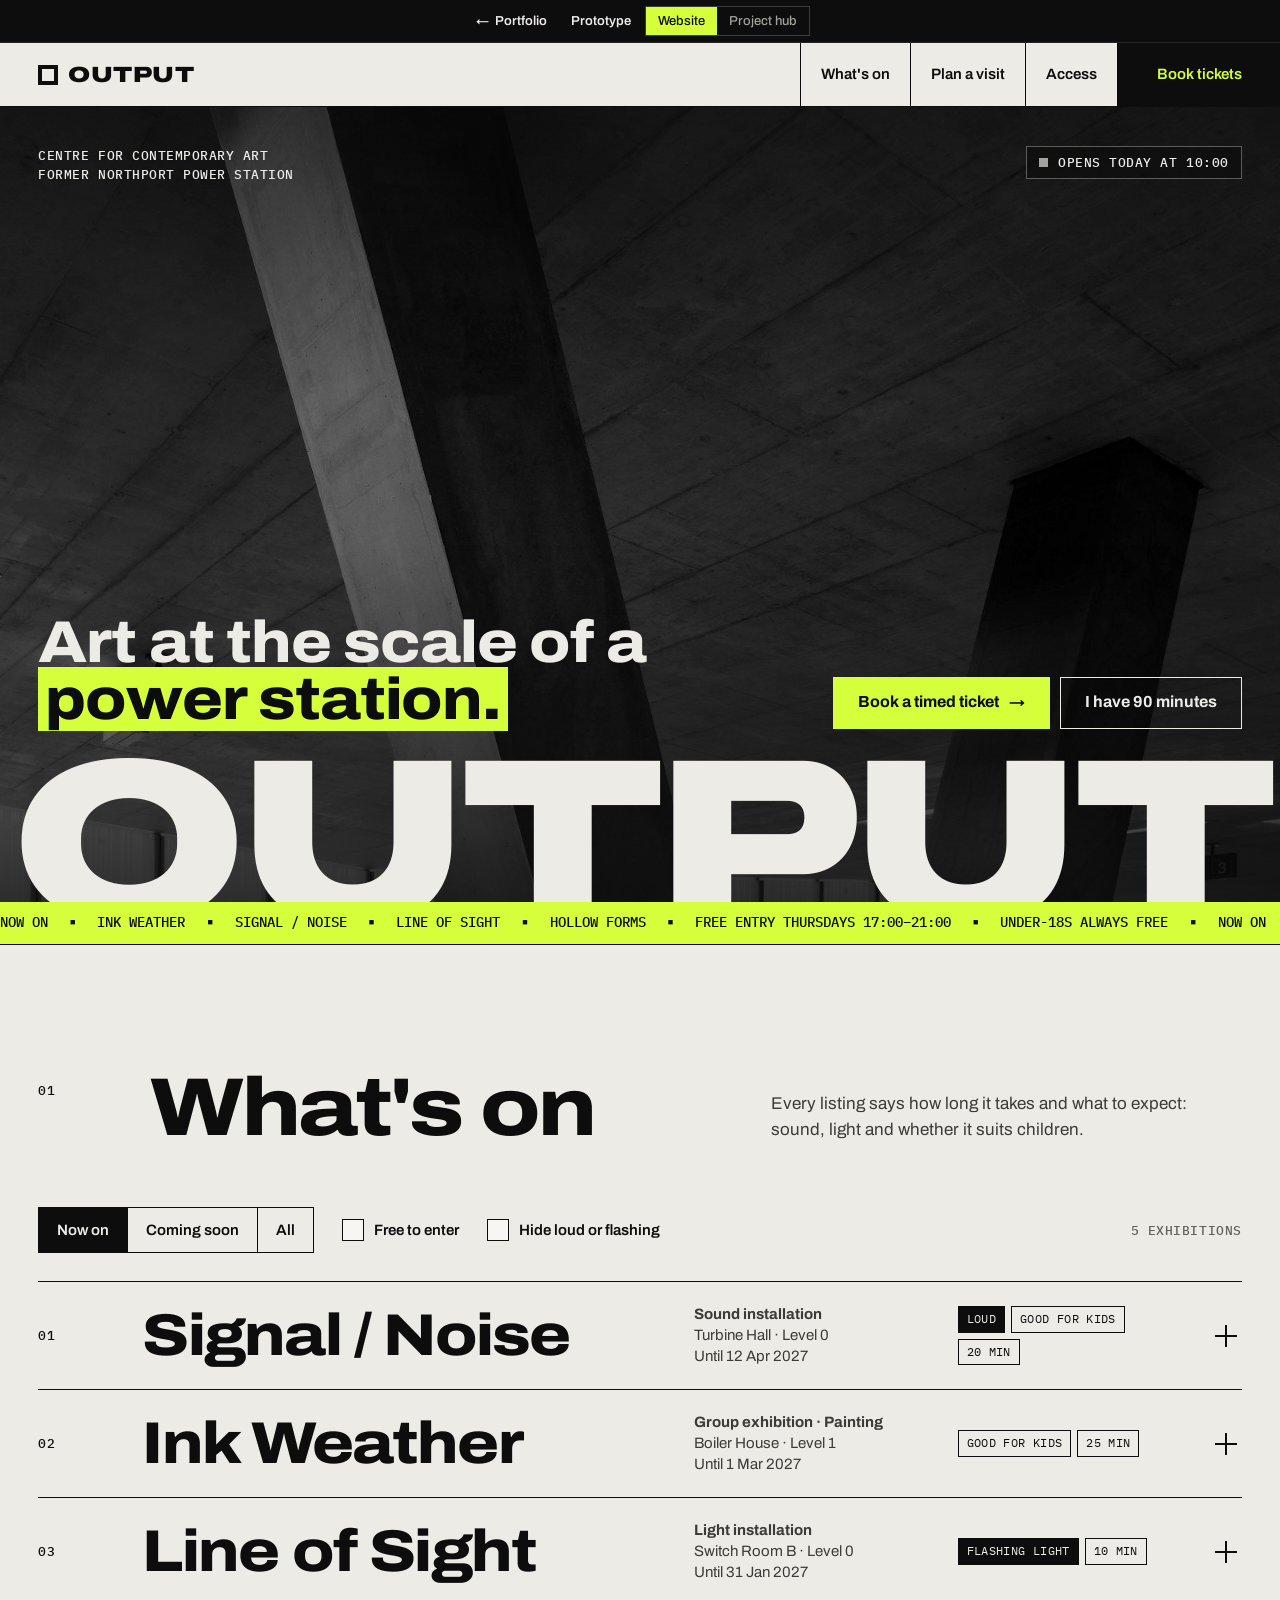
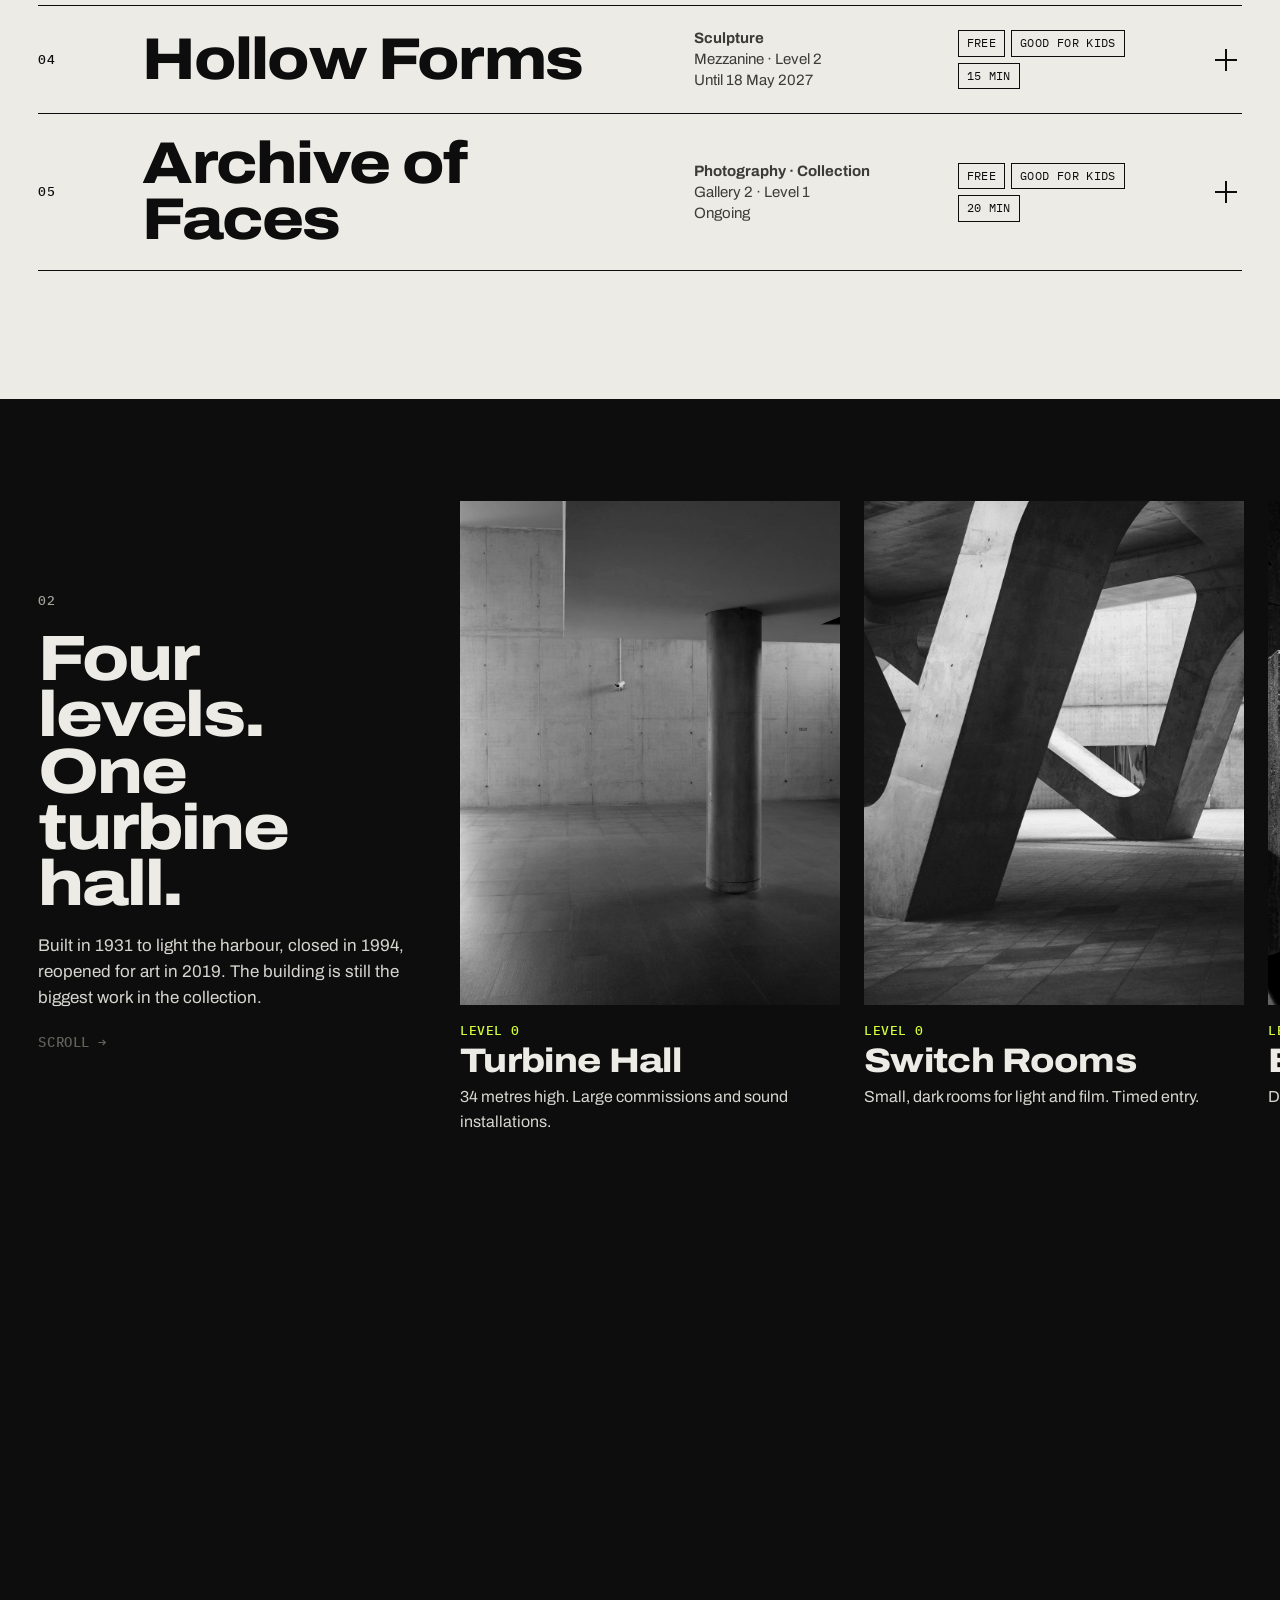
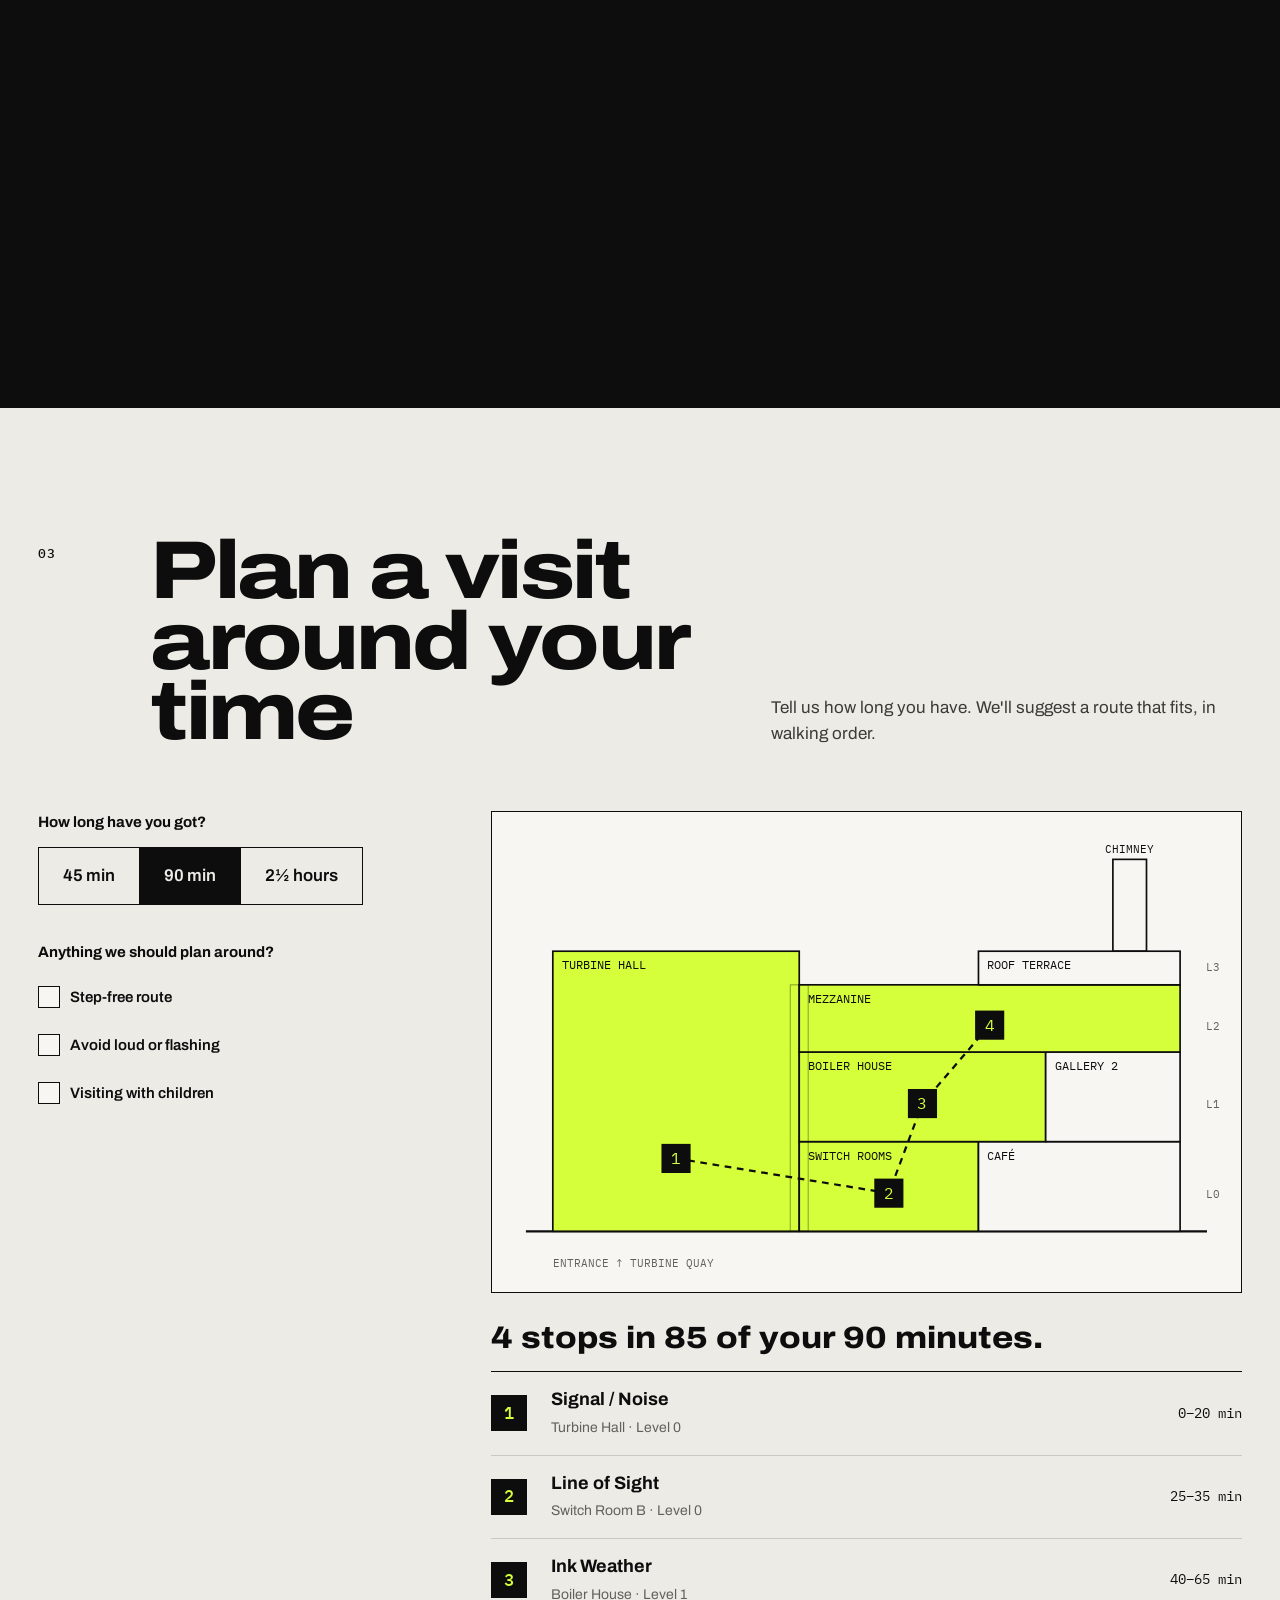
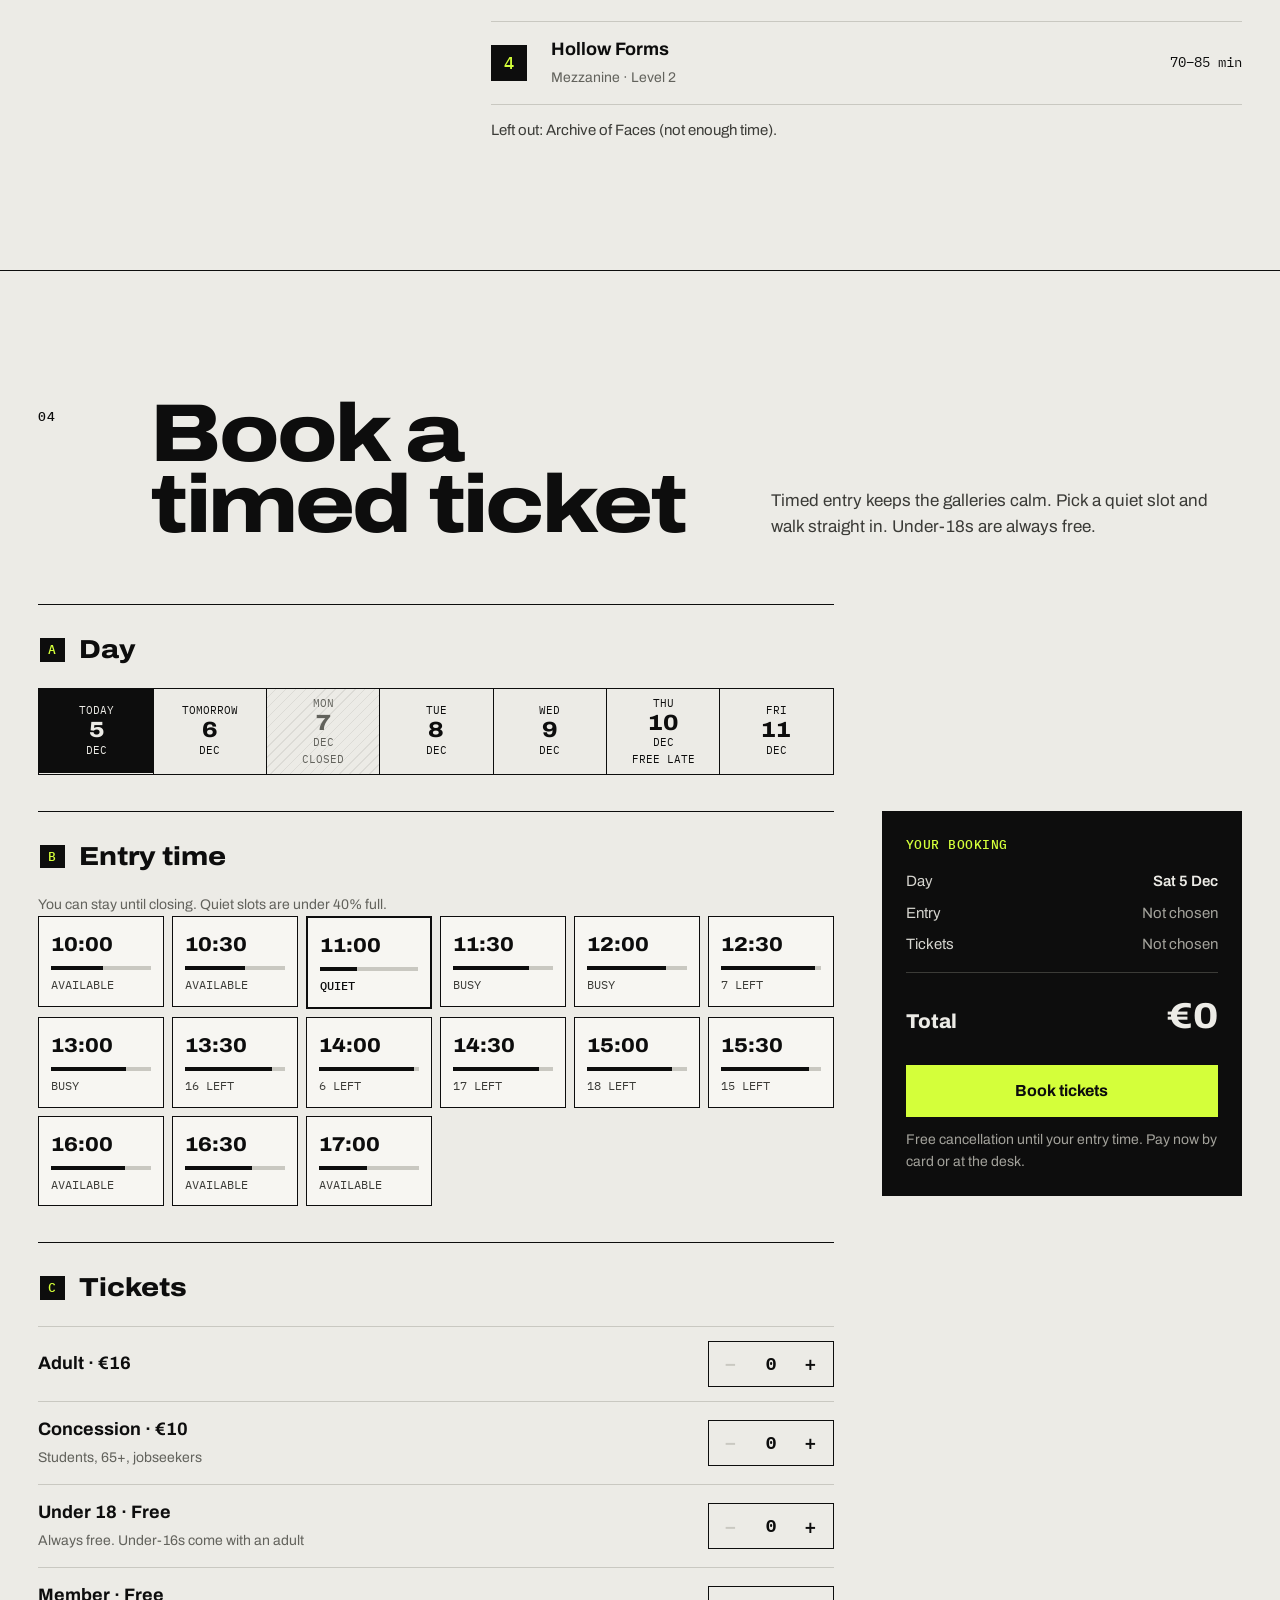
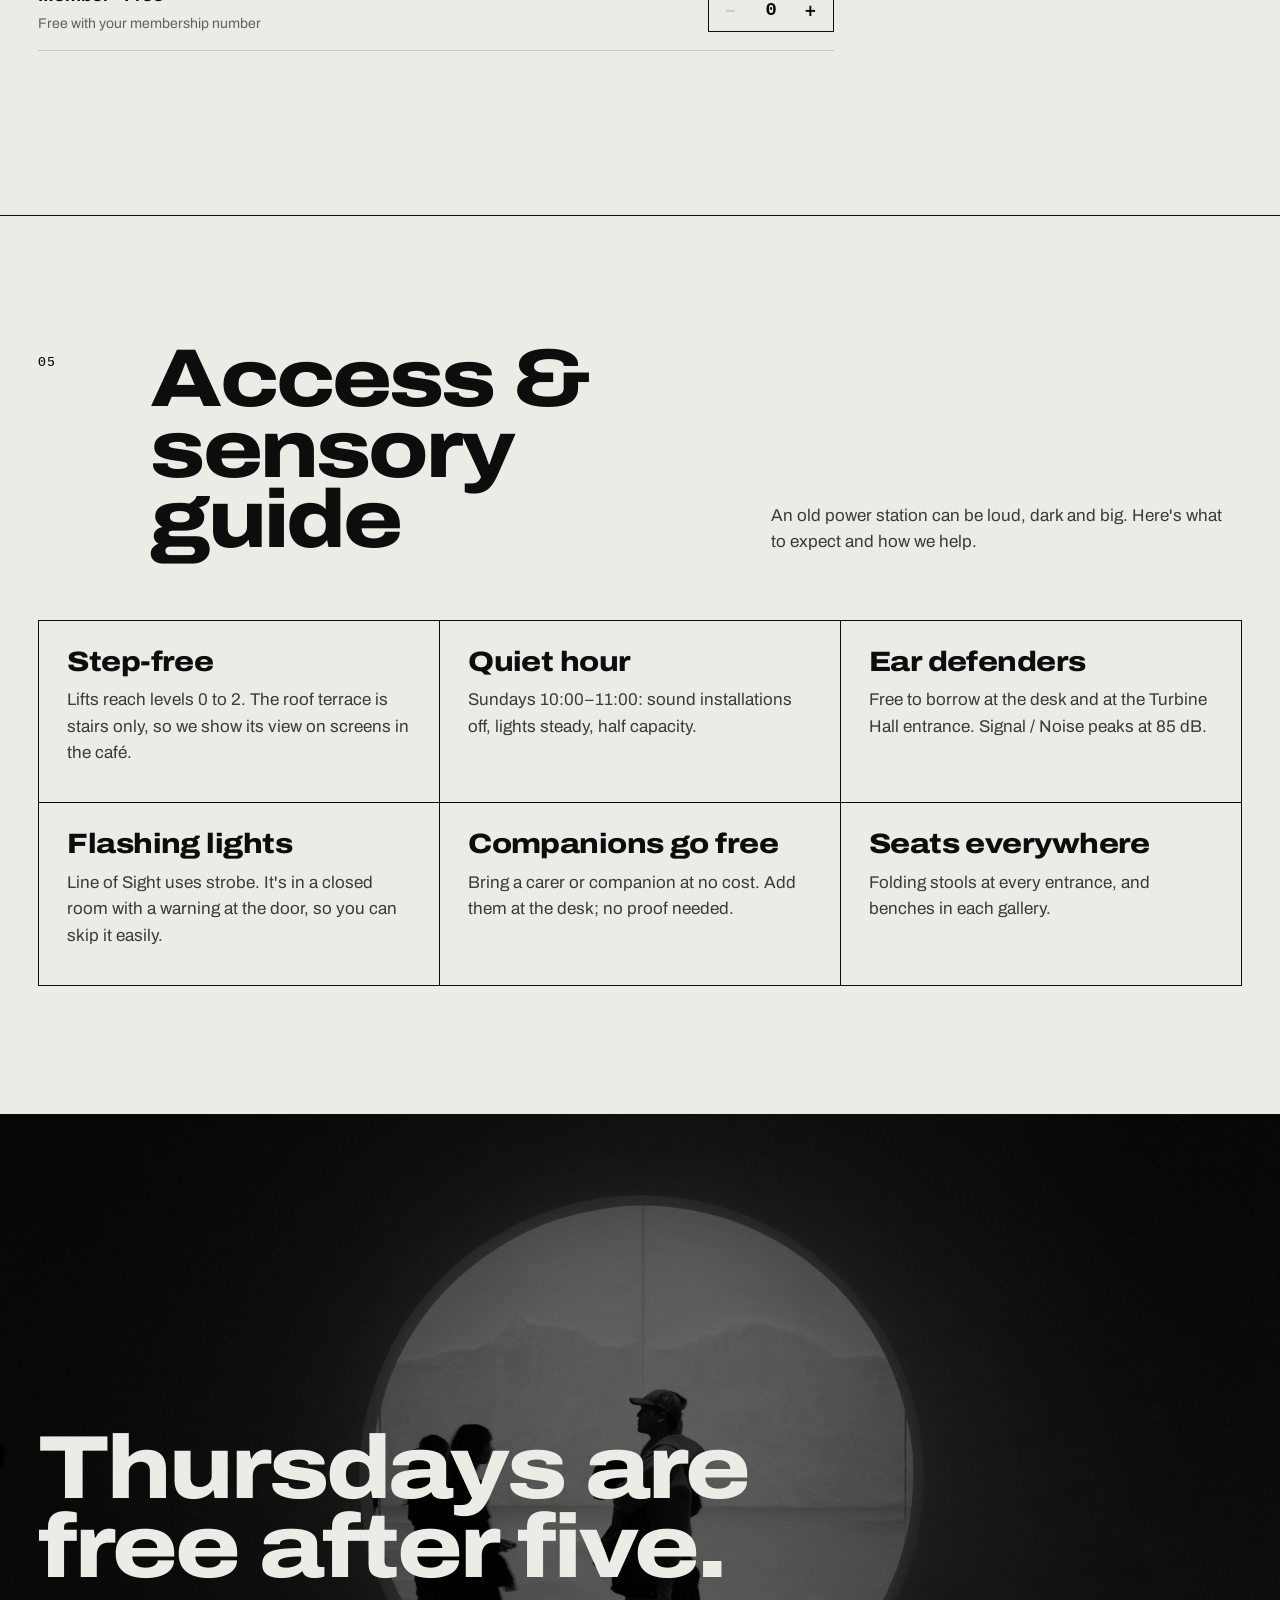
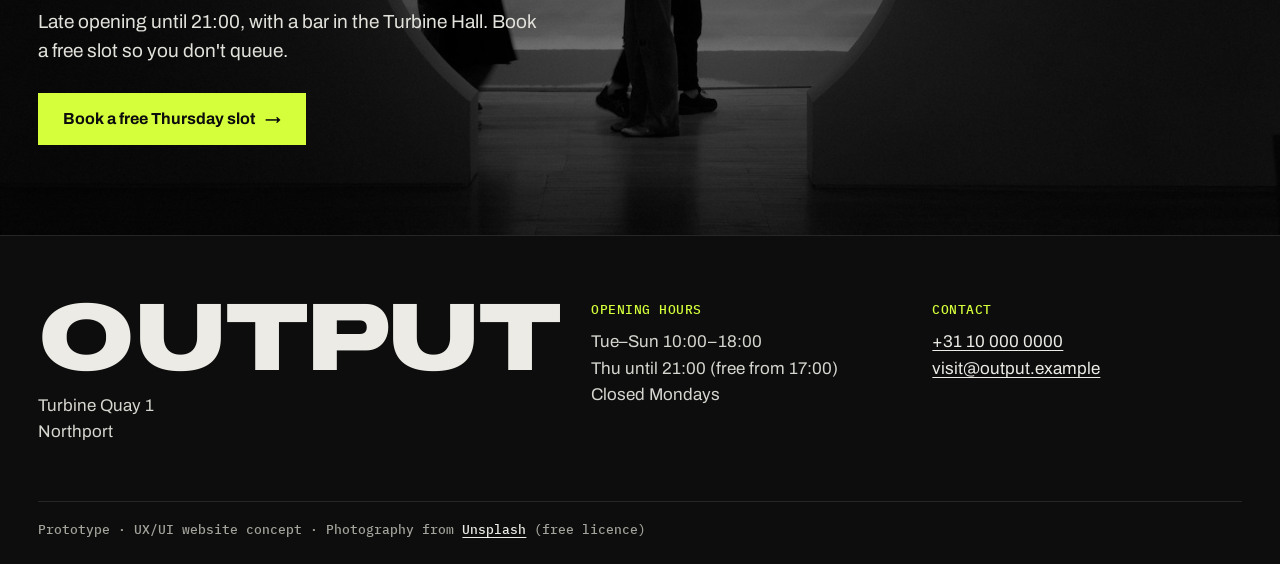
<file: index.html>
<!doctype html>
<html lang="en">
<head>
  <meta charset="utf-8" />
  <meta name="viewport" content="width=device-width, initial-scale=1" />
  <title>OUTPUT · Centre for Contemporary Art</title>
  <meta name="description" content="Contemporary art in a former power station. See what's on, plan a visit around the time you have, and book a timed ticket." />
  <meta name="theme-color" content="#0d0d0d" />
  <link rel="icon" href="data:image/svg+xml,%3Csvg xmlns='http://www.w3.org/2000/svg' viewBox='0 0 32 32'%3E%3Crect width='32' height='32' fill='%230d0d0d'/%3E%3Crect x='8' y='8' width='16' height='16' fill='none' stroke='%23d4ff3a' stroke-width='4'/%3E%3C/svg%3E" />
  <link rel="preconnect" href="https://fonts.googleapis.com" />
  <link rel="preconnect" href="https://fonts.gstatic.com" crossorigin />
  <link href="https://fonts.googleapis.com/css2?family=Archivo:wdth,wght@62..125,300..900&family=IBM+Plex+Mono:wght@400;500&display=swap" rel="stylesheet" />
  <link rel="stylesheet" href="styles.css" />
</head>
<body>
  <a class="skip" href="#main">Skip to content</a>

  <div class="mock-bar" role="note">
    <a class="mock-back" href="/portfolio/"><span aria-hidden="true">←</span> Portfolio</a>
    <strong>Prototype</strong>
    <nav class="mock-tabs" aria-label="Project views">
      <a href="index.html" aria-current="page">Website</a>
      <a href="project.html">Project hub</a>
    </nav>
  </div>

  <header class="site-head" id="site-head">
    <a class="logo" href="#main" aria-label="OUTPUT, Centre for Contemporary Art, home">
      <span class="logo-box" aria-hidden="true"></span>OUTPUT
    </a>
    <button class="menu-btn" id="menu-btn" type="button" aria-expanded="false" aria-controls="site-nav">Menu</button>
    <nav class="site-nav" id="site-nav" aria-label="Main">
      <a href="#whats-on">What's on</a>
      <a href="#plan">Plan a visit</a>
      <a href="#access">Access</a>
      <a class="nav-cta" href="#tickets">Book tickets</a>
    </nav>
  </header>

  <main id="main">
    <!-- HERO -->
    <section class="hero" aria-labelledby="hero-title">
      <img class="hero-img" src="img/hero.jpg" alt="" width="1600" height="2400" fetchpriority="high" />
      <div class="hero-top">
        <p class="mono">Centre for Contemporary Art<br />Former Northport Power Station</p>
        <p class="mono status" id="status"><span class="dot" aria-hidden="true"></span><span id="status-text">Open today 10:00–18:00</span></p>
      </div>
      <div class="hero-mid">
        <h1 id="hero-title" class="hero-claim">Art at the scale of a <span class="hl">power station.</span></h1>
        <div class="hero-actions">
          <a class="btn btn-signal" href="#tickets">Book a timed ticket <span aria-hidden="true">→</span></a>
          <a class="btn btn-line-light" href="#plan">I have 90 minutes</a>
        </div>
      </div>
      <p class="wordmark" aria-hidden="true">OUTPUT</p>
    </section>

    <div class="ticker" aria-hidden="true">
      <div class="ticker-track">
        <span>Now on</span><span>Ink Weather</span><span>Signal / Noise</span><span>Line of Sight</span><span>Hollow Forms</span><span>Free entry Thursdays 17:00–21:00</span><span>Under-18s always free</span>
        <span>Now on</span><span>Ink Weather</span><span>Signal / Noise</span><span>Line of Sight</span><span>Hollow Forms</span><span>Free entry Thursdays 17:00–21:00</span><span>Under-18s always free</span>
      </div>
    </div>

    <!-- WHAT'S ON -->
    <section class="sec whats-on" id="whats-on" aria-labelledby="on-title">
      <div class="sec-head">
        <p class="mono idx">01</p>
        <h2 id="on-title">What's on</h2>
        <p class="sec-sub">Every listing says how long it takes and what to expect: sound, light and whether it suits children.</p>
      </div>

      <div class="filters">
        <fieldset class="seg">
          <legend class="sr-only">Show</legend>
          <label><input type="radio" name="when" value="now" checked /><span>Now on</span></label>
          <label><input type="radio" name="when" value="soon" /><span>Coming soon</span></label>
          <label><input type="radio" name="when" value="all" /><span>All</span></label>
        </fieldset>
        <label class="check"><input type="checkbox" id="f-free" /><span>Free to enter</span></label>
        <label class="check"><input type="checkbox" id="f-calm" /><span>Hide loud or flashing</span></label>
        <p class="count mono" id="ex-count" aria-live="polite"></p>
      </div>

      <ol class="ex-list" id="ex-list"></ol>
      <div class="cursor-img" id="cursor-img" aria-hidden="true"><img alt="" /></div>
    </section>

    <!-- THE BUILDING (horizontal) -->
    <section class="building" id="building" aria-labelledby="bld-title">
      <div class="bld-pin">
        <div class="bld-intro">
          <p class="mono idx">02</p>
          <h2 id="bld-title">Four levels.<br />One turbine hall.</h2>
          <p>Built in 1931 to light the harbour, closed in 1994, reopened for art in 2019. The building is still the biggest work in the collection.</p>
          <p class="mono hint" aria-hidden="true">Scroll →</p>
        </div>
        <ul class="bld-track" id="bld-track">
          <li class="bld-card"><img src="img/hall.jpg" alt="Bare concrete hall with a single column and soft daylight" loading="lazy" width="1000" height="1500" /><p class="mono">Level 0</p><h3>Turbine Hall</h3><p>34 metres high. Large commissions and sound installations.</p></li>
          <li class="bld-card"><img src="img/arches.jpg" alt="Sloping concrete supports under a low ceiling" loading="lazy" width="1000" height="1500" /><p class="mono">Level 0</p><h3>Switch Rooms</h3><p>Small, dark rooms for light and film. Timed entry.</p></li>
          <li class="bld-card"><img src="img/blocks.jpg" alt="Stacked raw concrete blocks lit from above" loading="lazy" width="1000" height="1333" /><p class="mono">Level 1</p><h3>Boiler House</h3><p>Daylit galleries for painting and photography.</p></li>
          <li class="bld-card"><img src="img/doorway.jpg" alt="Two silhouetted visitors in front of a glowing doorway" loading="lazy" width="1000" height="1500" /><p class="mono">Level 2</p><h3>Mezzanine</h3><p>Sculpture, with views down into the Turbine Hall.</p></li>
        </ul>
      </div>
    </section>

    <!-- PLAN -->
    <section class="sec plan" id="plan" aria-labelledby="plan-title">
      <div class="sec-head">
        <p class="mono idx">03</p>
        <h2 id="plan-title">Plan a visit around your time</h2>
        <p class="sec-sub">Tell us how long you have. We'll suggest a route that fits, in walking order.</p>
      </div>
      <div class="plan-grid">
        <form class="plan-form" id="plan-form">
          <fieldset>
            <legend class="lab">How long have you got?</legend>
            <div class="seg seg-lg">
              <label><input type="radio" name="mins" value="45" /><span>45 min</span></label>
              <label><input type="radio" name="mins" value="90" checked /><span>90 min</span></label>
              <label><input type="radio" name="mins" value="150" /><span>2½ hours</span></label>
            </div>
          </fieldset>
          <fieldset class="toggles">
            <legend class="lab">Anything we should plan around?</legend>
            <label class="check"><input type="checkbox" name="stepfree" /><span>Step-free route</span></label>
            <label class="check"><input type="checkbox" name="calm" /><span>Avoid loud or flashing</span></label>
            <label class="check"><input type="checkbox" name="kids" /><span>Visiting with children</span></label>
          </fieldset>
        </form>
        <div class="plan-out">
          <figure class="plan-map">
            <svg id="plan-svg" viewBox="0 0 640 400" role="img" aria-labelledby="plan-svg-t"><title id="plan-svg-t">Building cross-section with your route</title></svg>
          </figure>
          <div class="route" aria-live="polite">
            <p class="route-sum" id="route-sum"></p>
            <ol class="route-list" id="route-list"></ol>
          </div>
        </div>
      </div>
    </section>

    <!-- TICKETS -->
    <section class="sec tickets" id="tickets" aria-labelledby="tix-title">
      <div class="sec-head">
        <p class="mono idx">04</p>
        <h2 id="tix-title">Book a timed ticket</h2>
        <p class="sec-sub">Timed entry keeps the galleries calm. Pick a quiet slot and walk straight in. Under-18s are always free.</p>
      </div>

      <form class="tix" id="tix-form" novalidate>
        <div class="err-summary" id="tix-errors" role="alert" tabindex="-1" hidden></div>

        <fieldset class="tix-step">
          <legend><span class="mono">A</span> Day</legend>
          <div class="days" id="days"></div>
        </fieldset>

        <fieldset class="tix-step" id="slot-field">
          <legend><span class="mono">B</span> Entry time</legend>
          <p class="hint" id="slot-hint">You can stay until closing. Slots marked quiet are under 40% full.</p>
          <div class="slots" id="slots" aria-describedby="slot-hint"></div>
          <p class="err" id="slot-err" hidden></p>
        </fieldset>

        <fieldset class="tix-step" id="type-field">
          <legend><span class="mono">C</span> Tickets</legend>
          <div class="types" id="types"></div>
          <p class="err" id="type-err" hidden></p>
          <div class="field" id="member-wrap" hidden>
            <label for="member-no">Membership number</label>
            <input id="member-no" name="member" autocomplete="off" inputmode="text" placeholder="OUT-123456" aria-describedby="member-hint member-err" />
            <p class="hint" id="member-hint">On your card or in the welcome email. Starts with OUT-.</p>
            <p class="err" id="member-err" hidden></p>
          </div>
        </fieldset>

        <aside class="tix-sum" aria-labelledby="sum-title">
          <h3 id="sum-title" class="mono">Your booking</h3>
          <dl id="sum-lines"></dl>
          <p class="sum-total"><span>Total</span><output id="sum-total">€0</output></p>
          <button class="btn btn-signal btn-block" type="submit">Book tickets</button>
          <p class="hint">Free cancellation until your entry time. Pay now by card or at the desk.</p>
        </aside>
      </form>
    </section>

    <!-- ACCESS -->
    <section class="sec access" id="access" aria-labelledby="acc-title">
      <div class="sec-head">
        <p class="mono idx">05</p>
        <h2 id="acc-title">Access &amp; sensory guide</h2>
        <p class="sec-sub">An old power station can be loud, dark and big. Here's what to expect and how we help.</p>
      </div>
      <ul class="acc-grid">
        <li><h3>Step-free</h3><p>Lifts reach levels 0 to 2. The roof terrace is stairs only, so we show its view on screens in the café.</p></li>
        <li><h3>Quiet hour</h3><p>Sundays 10:00–11:00: sound installations off, lights steady, half capacity.</p></li>
        <li><h3>Ear defenders</h3><p>Free to borrow at the desk and at the Turbine Hall entrance. Signal / Noise peaks at 85 dB.</p></li>
        <li><h3>Flashing lights</h3><p>Line of Sight uses strobe. It's in a closed room with a warning at the door, so you can skip it easily.</p></li>
        <li><h3>Companions go free</h3><p>Bring a carer or companion at no cost. Add them at the desk; no proof needed.</p></li>
        <li><h3>Seats everywhere</h3><p>Folding stools at every entrance, and benches in each gallery.</p></li>
      </ul>
    </section>

    <section class="closing" aria-labelledby="close-title">
      <img src="img/circle.jpg" alt="" loading="lazy" width="1600" height="900" />
      <div class="closing-in">
        <h2 id="close-title">Thursdays are free after five.</h2>
        <p>Late opening until 21:00, with a bar in the Turbine Hall. Book a free slot so you don't queue.</p>
        <a class="btn btn-signal" href="#tickets" data-thursday>Book a free Thursday slot <span aria-hidden="true">→</span></a>
      </div>
    </section>
  </main>

  <footer class="site-foot">
    <div class="foot-grid">
      <div>
        <p class="foot-logo">OUTPUT</p>
        <p>Turbine Quay 1<br />Northport</p>
      </div>
      <div>
        <h2 class="mono">Opening hours</h2>
        <p>Tue–Sun 10:00–18:00<br />Thu until 21:00 (free from 17:00)<br />Closed Mondays</p>
      </div>
      <div>
        <h2 class="mono">Contact</h2>
        <p><a href="tel:+31100000000">+31 10 000 0000</a><br /><a href="mailto:visit@output.example">visit@output.example</a></p>
      </div>
    </div>
    <p class="foot-note mono">Prototype · UX/UI website concept · Photography from <a href="https://unsplash.com/license">Unsplash</a> (free licence)</p>
  </footer>

  <dialog class="modal" id="modal" aria-labelledby="m-title">
    <button class="m-close" type="button" aria-label="Close" data-close>✕</button>
    <div class="m-inner" id="m-inner"></div>
  </dialog>

  <script src="js/app.js" defer></script>
</body>
</html>
</file>
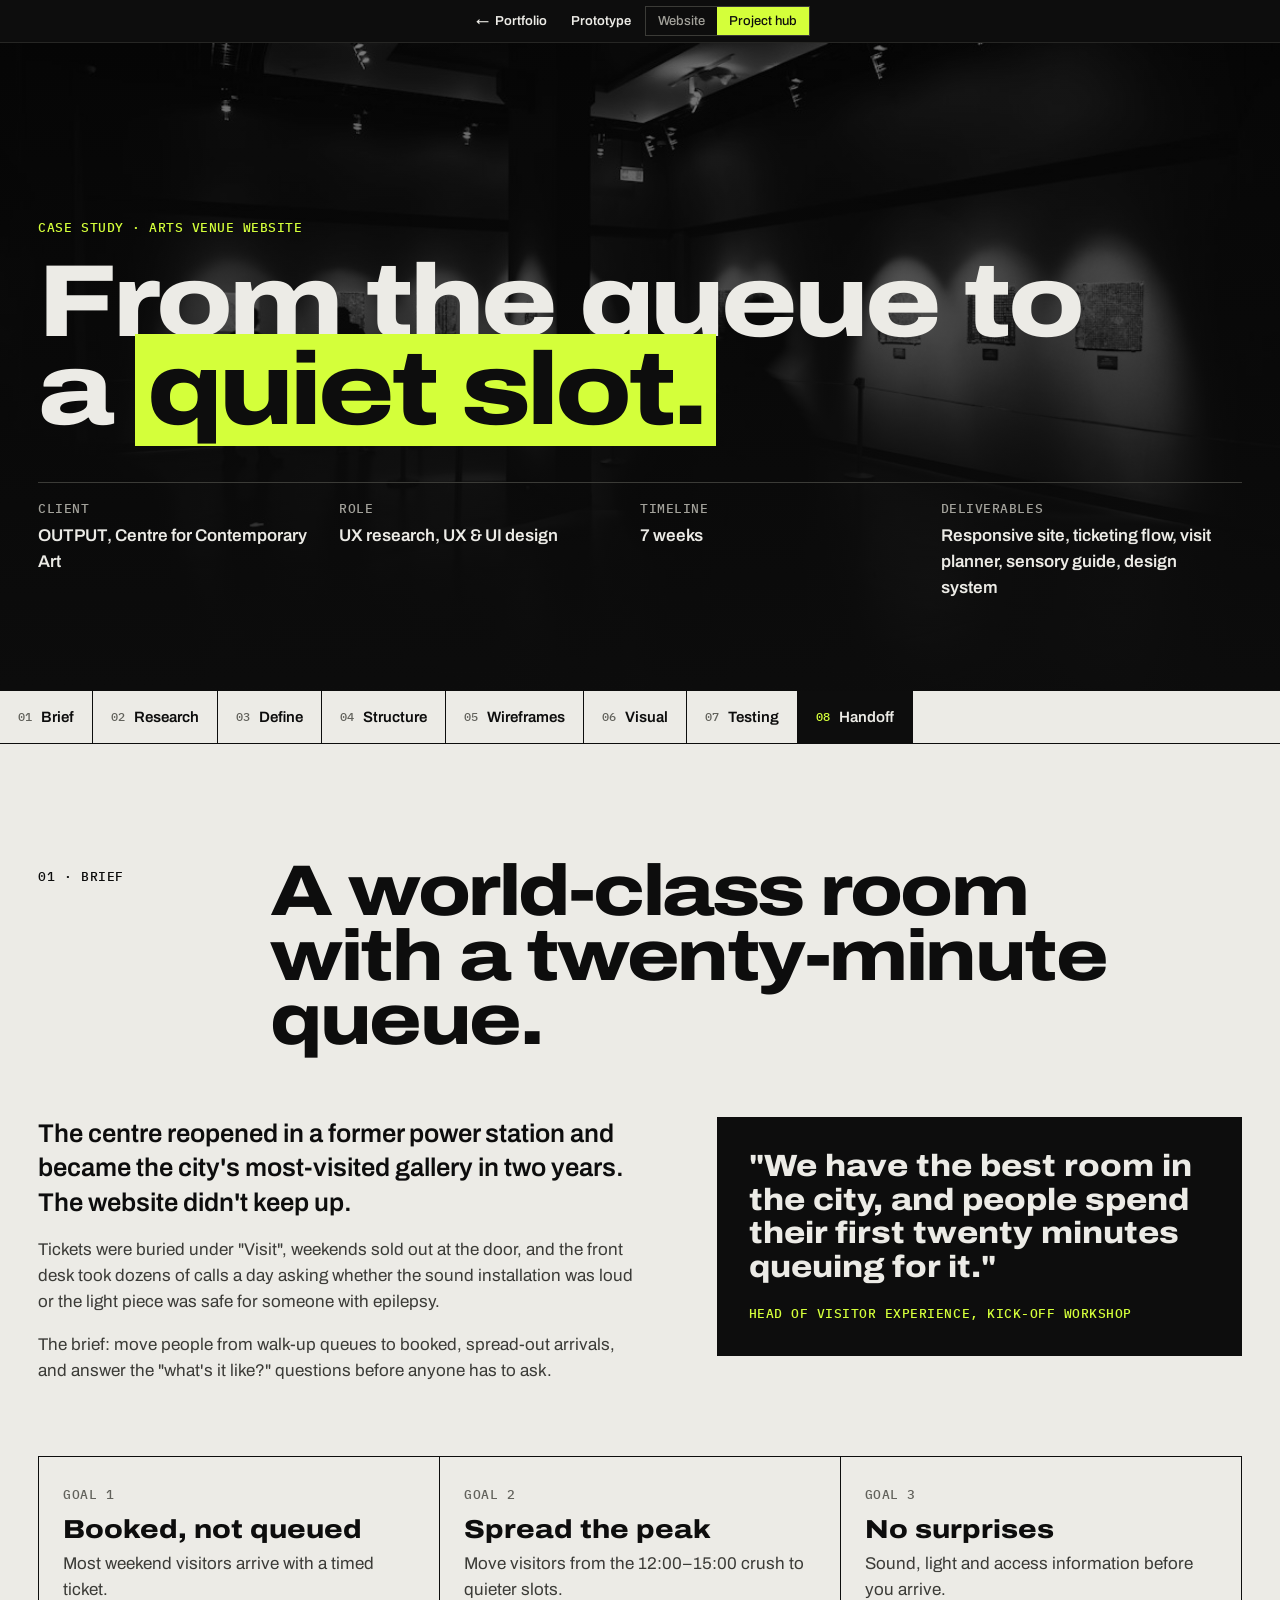
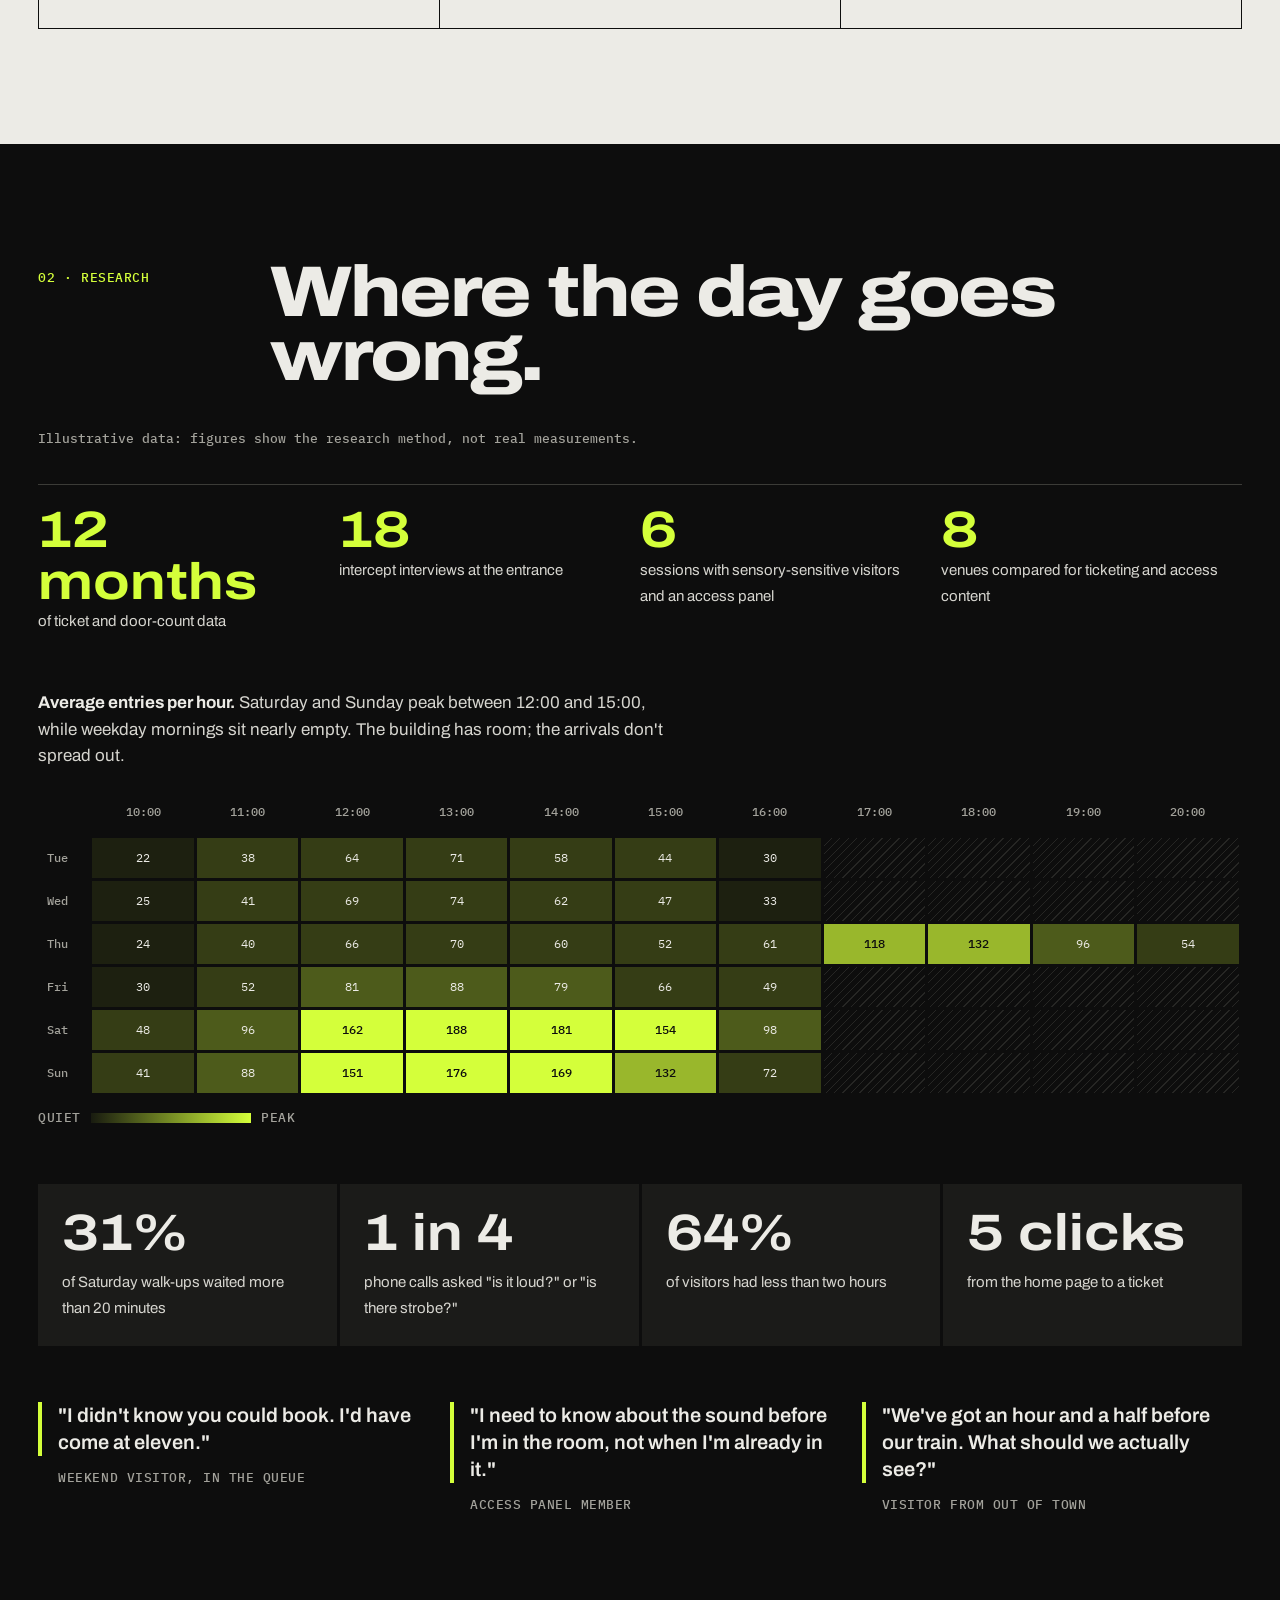
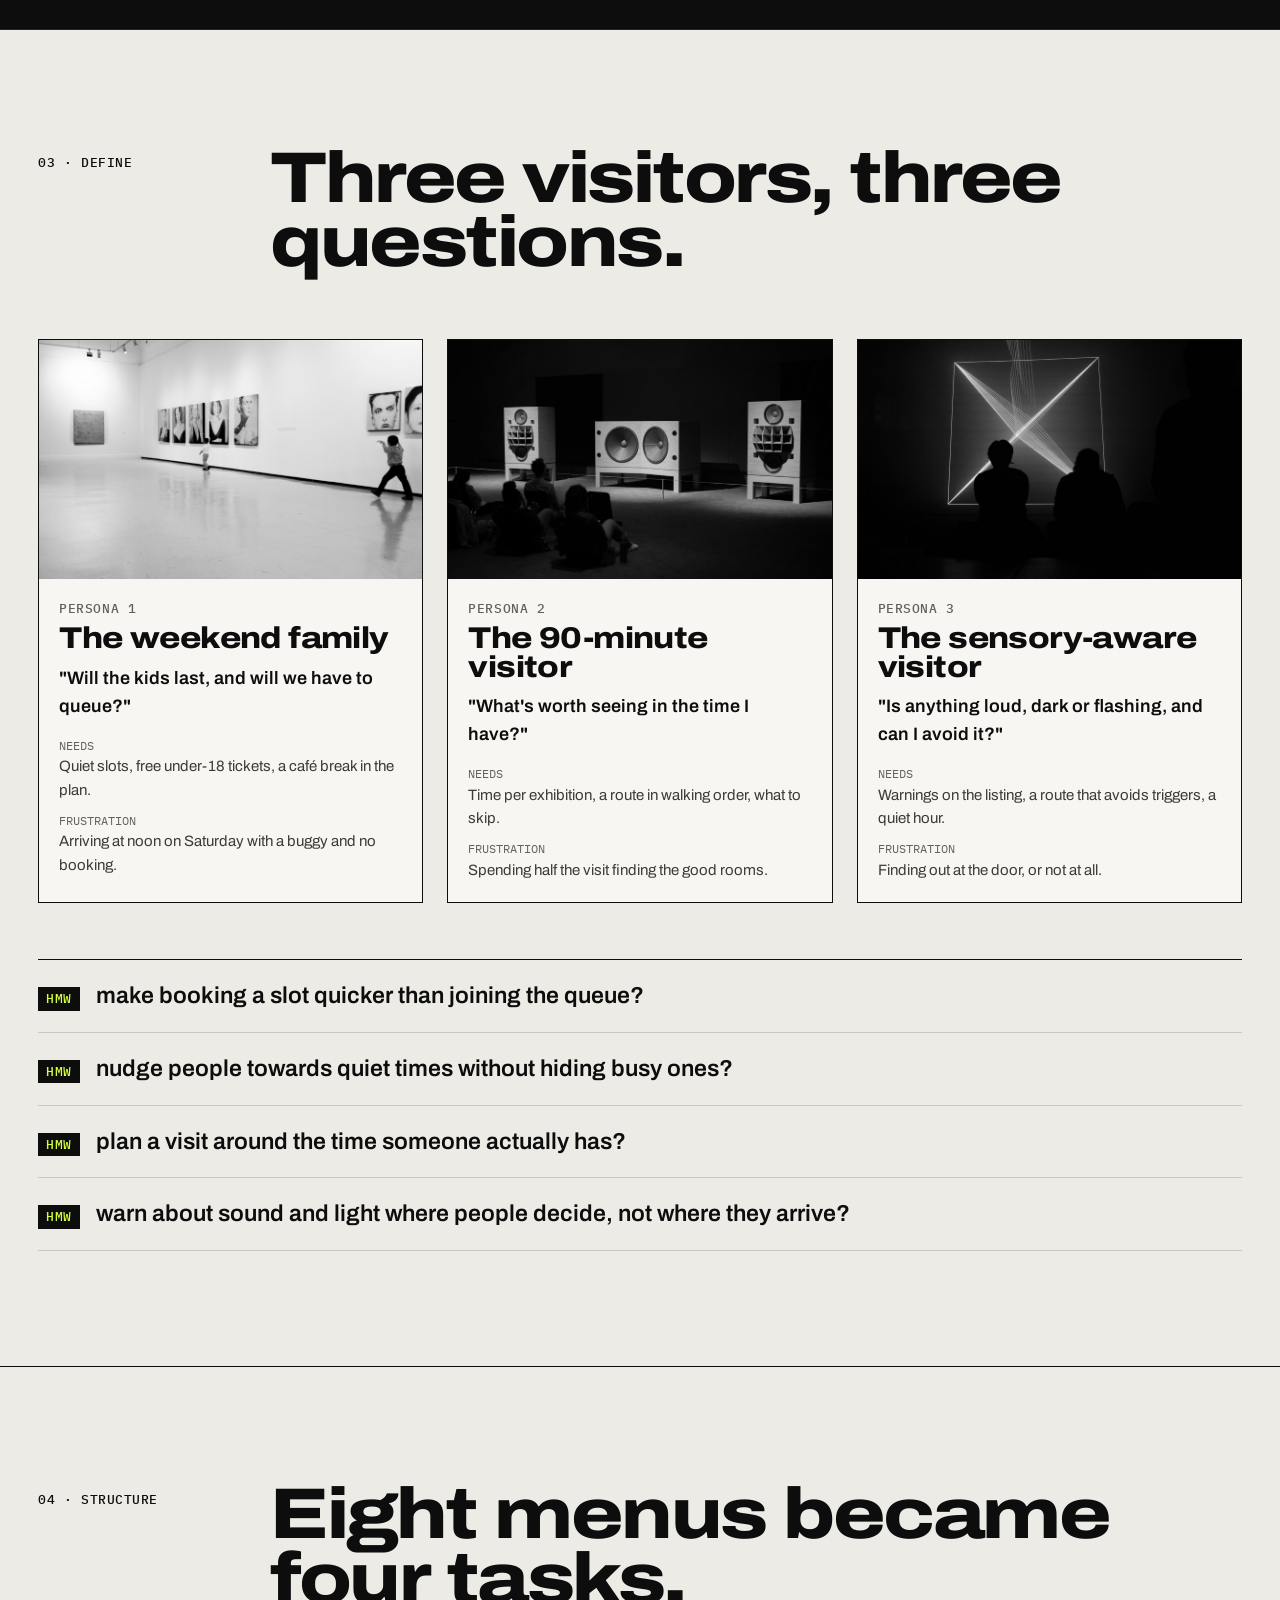
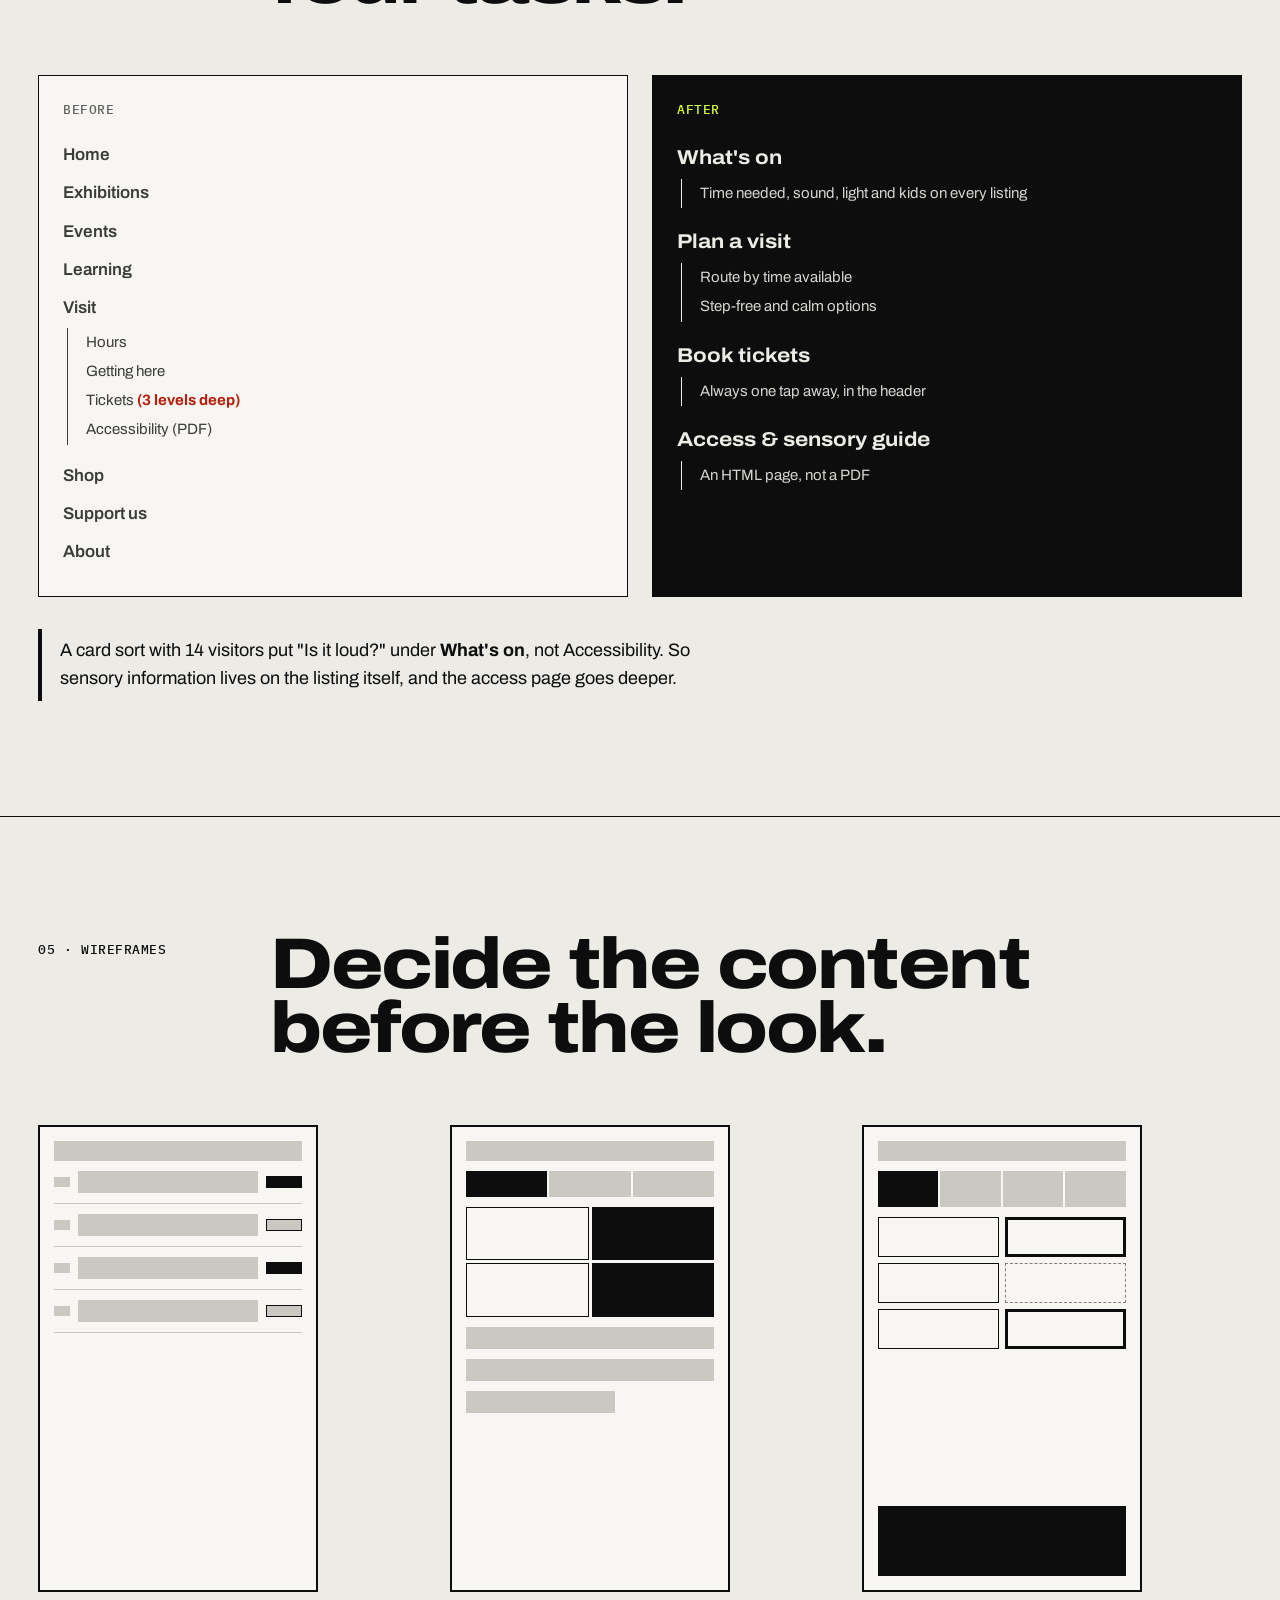
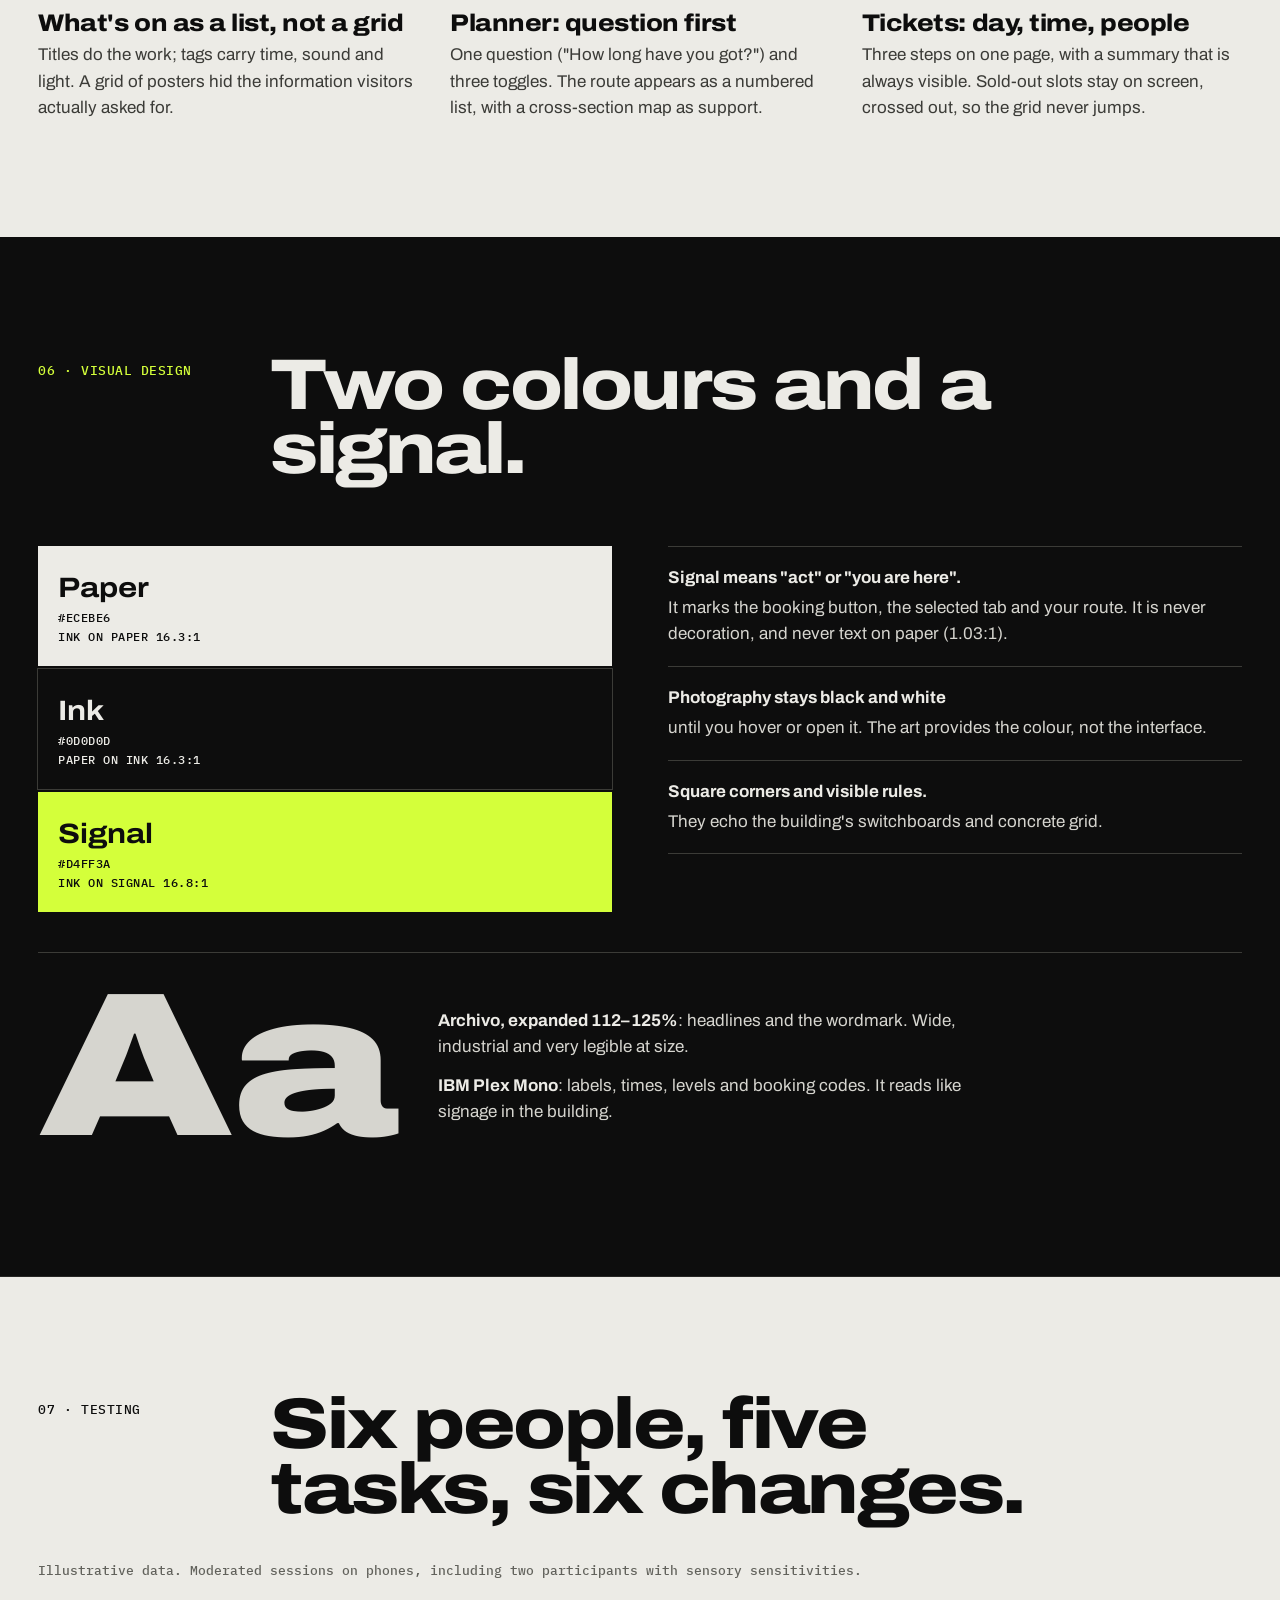
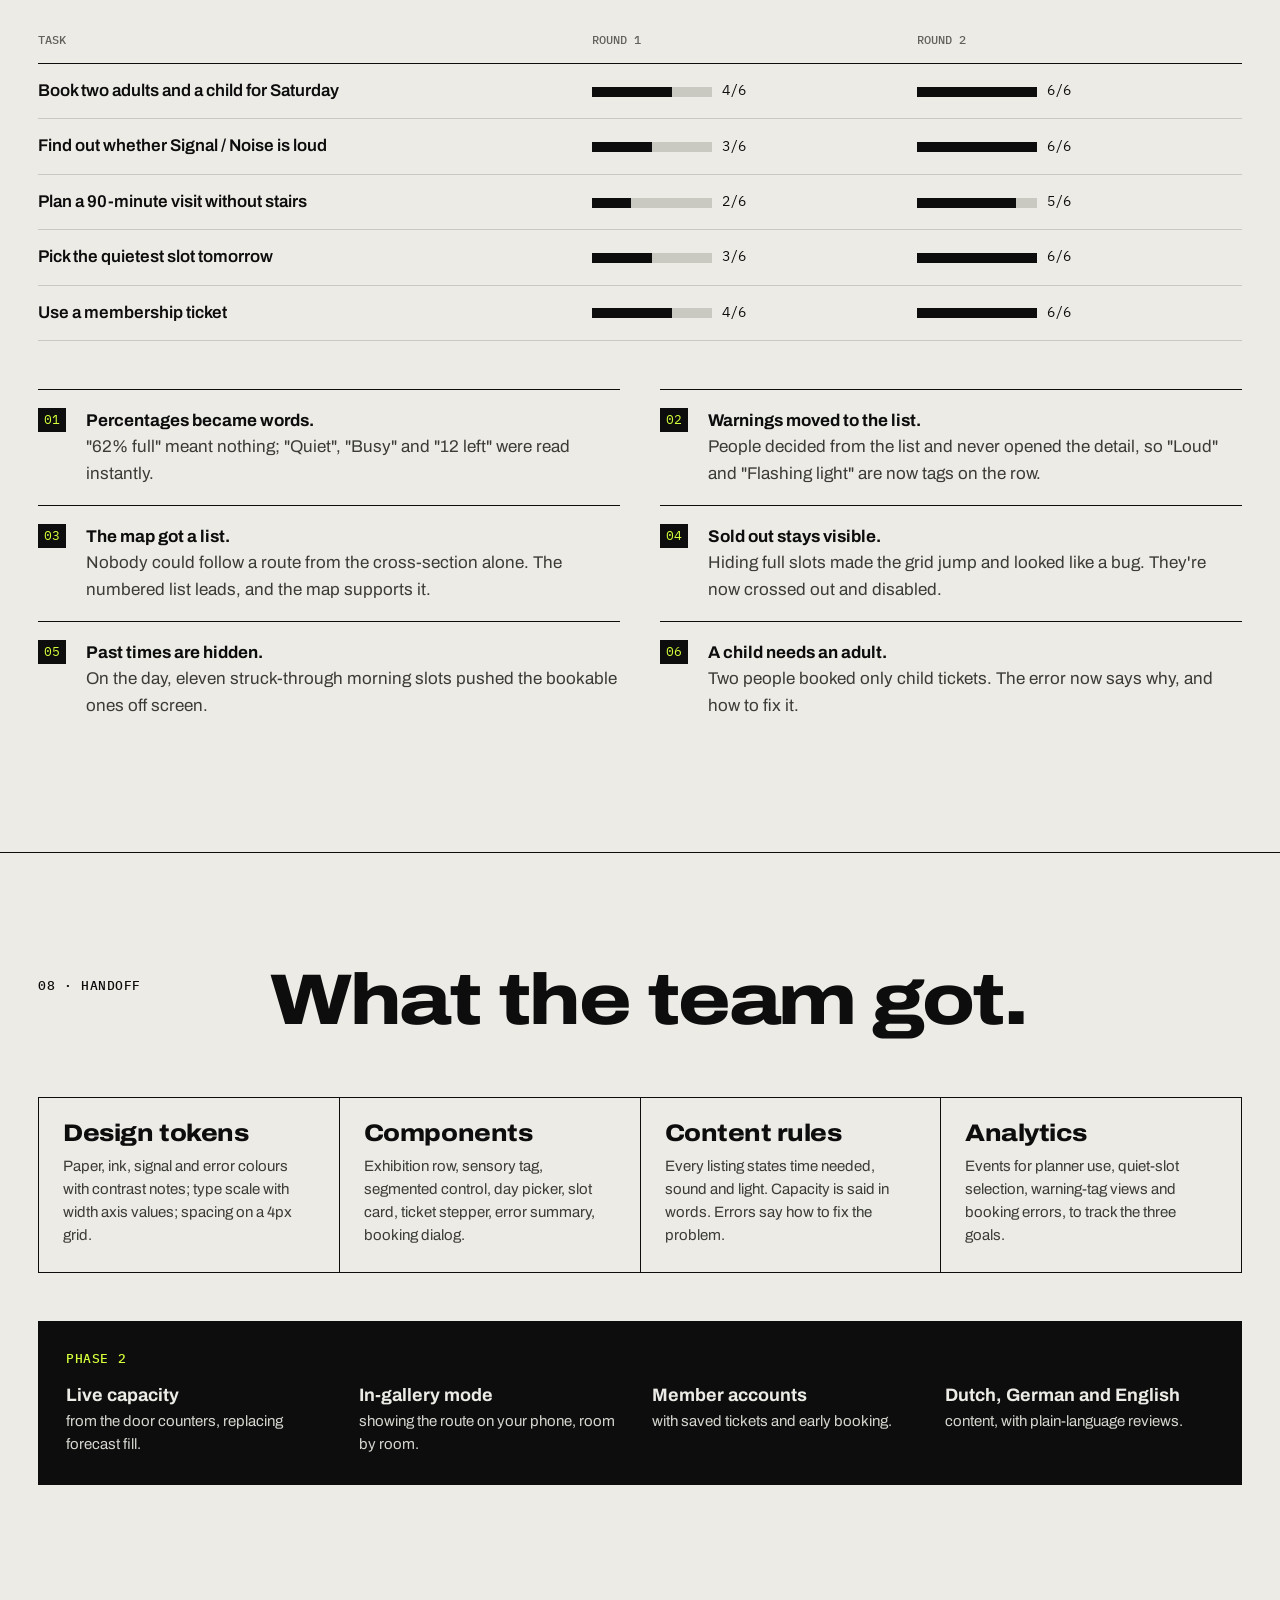
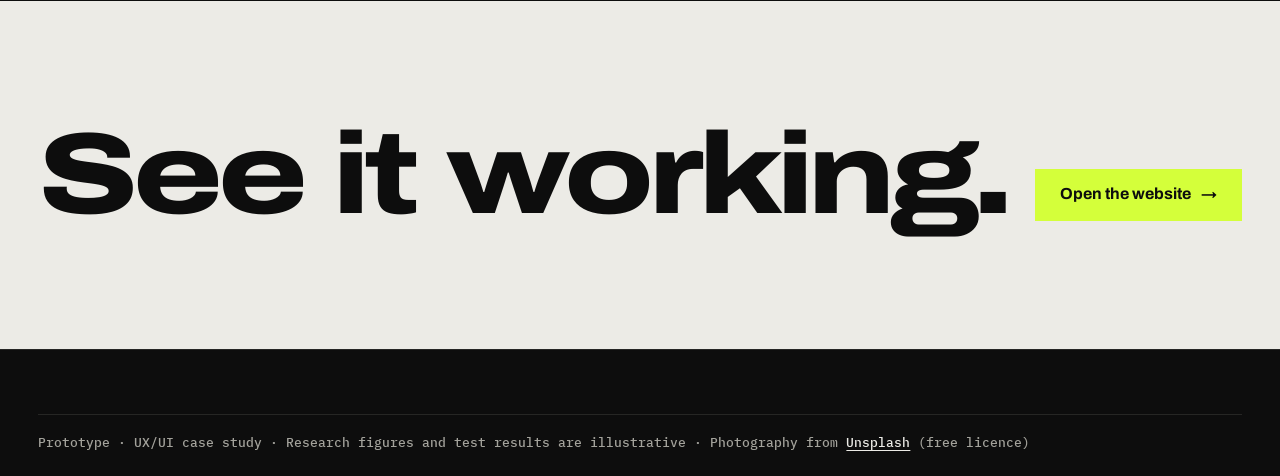
<file: project.html>
<!doctype html>
<html lang="en">
<head>
  <meta charset="utf-8" />
  <meta name="viewport" content="width=device-width, initial-scale=1" />
  <title>OUTPUT · Project hub</title>
  <meta name="description" content="UX case study: redesigning a contemporary art centre's website around timed tickets, visit planning and sensory information." />
  <meta name="theme-color" content="#0d0d0d" />
  <link rel="icon" href="data:image/svg+xml,%3Csvg xmlns='http://www.w3.org/2000/svg' viewBox='0 0 32 32'%3E%3Crect width='32' height='32' fill='%230d0d0d'/%3E%3Crect x='8' y='8' width='16' height='16' fill='none' stroke='%23d4ff3a' stroke-width='4'/%3E%3C/svg%3E" />
  <link rel="preconnect" href="https://fonts.googleapis.com" />
  <link rel="preconnect" href="https://fonts.gstatic.com" crossorigin />
  <link href="https://fonts.googleapis.com/css2?family=Archivo:wdth,wght@62..125,300..900&family=IBM+Plex+Mono:wght@400;500&display=swap" rel="stylesheet" />
  <link rel="stylesheet" href="styles.css" />
  <link rel="stylesheet" href="project.css" />
</head>
<body>
  <a class="skip" href="#main">Skip to content</a>

  <div class="mock-bar" role="note">
    <a class="mock-back" href="/portfolio/"><span aria-hidden="true">←</span> Portfolio</a>
    <strong>Prototype</strong>
    <nav class="mock-tabs" aria-label="Project views">
      <a href="index.html">Website</a>
      <a href="project.html" aria-current="page">Project hub</a>
    </nav>
  </div>

  <header class="hub-cover">
    <img src="img/dim.jpg" alt="" width="1600" height="591" />
    <div class="cover-in">
      <p class="mono">Case study · Arts venue website</p>
      <h1>From the queue to a <span class="hl">quiet slot.</span></h1>
      <dl class="cover-meta">
        <div><dt class="mono">Client</dt><dd>OUTPUT, Centre for Contemporary Art</dd></div>
        <div><dt class="mono">Role</dt><dd>UX research, UX &amp; UI design</dd></div>
        <div><dt class="mono">Timeline</dt><dd>7 weeks</dd></div>
        <div><dt class="mono">Deliverables</dt><dd>Responsive site, ticketing flow, visit planner, sensory guide, design system</dd></div>
      </dl>
    </div>
  </header>

  <nav class="phase-nav" aria-label="Project phases">
    <ol id="phase-nav">
      <li><a href="#brief"><span class="mono">01</span> Brief</a></li>
      <li><a href="#research"><span class="mono">02</span> Research</a></li>
      <li><a href="#define"><span class="mono">03</span> Define</a></li>
      <li><a href="#ia"><span class="mono">04</span> Structure</a></li>
      <li><a href="#wireframes"><span class="mono">05</span> Wireframes</a></li>
      <li><a href="#visual"><span class="mono">06</span> Visual</a></li>
      <li><a href="#testing"><span class="mono">07</span> Testing</a></li>
      <li><a href="#handoff"><span class="mono">08</span> Handoff</a></li>
    </ol>
  </nav>

  <main id="main">
    <!-- 01 BRIEF -->
    <section class="hub-sec" id="brief" aria-labelledby="h-brief">
      <div class="hub-head"><p class="mono idx">01 · Brief</p><h2 id="h-brief">A world-class room with a twenty-minute queue.</h2></div>
      <div class="two">
        <div class="prose">
          <p class="big">The centre reopened in a former power station and became the city's most-visited gallery in two years. The website didn't keep up.</p>
          <p>Tickets were buried under "Visit", weekends sold out at the door, and the front desk took dozens of calls a day asking whether the sound installation was loud or the light piece was safe for someone with epilepsy.</p>
          <p>The brief: move people from walk-up queues to booked, spread-out arrivals, and answer the "what's it like?" questions before anyone has to ask.</p>
        </div>
        <figure class="quote">
          <blockquote>"We have the best room in the city, and people spend their first twenty minutes queuing for it."</blockquote>
          <figcaption class="mono">Head of visitor experience, kick-off workshop</figcaption>
        </figure>
      </div>
      <ul class="goals">
        <li><span class="mono">Goal 1</span><b>Booked, not queued</b><p>Most weekend visitors arrive with a timed ticket.</p></li>
        <li><span class="mono">Goal 2</span><b>Spread the peak</b><p>Move visitors from the 12:00–15:00 crush to quieter slots.</p></li>
        <li><span class="mono">Goal 3</span><b>No surprises</b><p>Sound, light and access information before you arrive.</p></li>
      </ul>
    </section>

    <!-- 02 RESEARCH -->
    <section class="hub-sec ink" id="research" aria-labelledby="h-research">
      <div class="hub-head"><p class="mono idx">02 · Research</p><h2 id="h-research">Where the day goes wrong.</h2></div>
      <p class="note mono">Illustrative data: figures show the research method, not real measurements.</p>
      <ul class="methods">
        <li><b>12 months</b><span>of ticket and door-count data</span></li>
        <li><b>18</b><span>intercept interviews at the entrance</span></li>
        <li><b>6</b><span>sessions with sensory-sensitive visitors and an access panel</span></li>
        <li><b>8</b><span>venues compared for ticketing and access content</span></li>
      </ul>

      <figure class="heat">
        <figcaption><b>Average entries per hour.</b> Saturday and Sunday peak between 12:00 and 15:00, while weekday mornings sit nearly empty. The building has room; the arrivals don't spread out.</figcaption>
        <div class="heat-wrap" tabindex="0" role="region" aria-label="Entries per hour table, scrollable">
          <table class="heat-t" id="heat"></table>
        </div>
        <p class="heat-key mono" aria-hidden="true"><span>Quiet</span><i></i><span>Peak</span></p>
      </figure>

      <ul class="stats">
        <li><b>31%</b><span>of Saturday walk-ups waited more than 20 minutes</span></li>
        <li><b>1 in 4</b><span>phone calls asked "is it loud?" or "is there strobe?"</span></li>
        <li><b>64%</b><span>of visitors had less than two hours</span></li>
        <li><b>5 clicks</b><span>from the home page to a ticket</span></li>
      </ul>

      <div class="voices">
        <figure><blockquote>"I didn't know you could book. I'd have come at eleven."</blockquote><figcaption class="mono">Weekend visitor, in the queue</figcaption></figure>
        <figure><blockquote>"I need to know about the sound before I'm in the room, not when I'm already in it."</blockquote><figcaption class="mono">Access panel member</figcaption></figure>
        <figure><blockquote>"We've got an hour and a half before our train. What should we actually see?"</blockquote><figcaption class="mono">Visitor from out of town</figcaption></figure>
      </div>
    </section>

    <!-- 03 DEFINE -->
    <section class="hub-sec" id="define" aria-labelledby="h-define">
      <div class="hub-head"><p class="mono idx">03 · Define</p><h2 id="h-define">Three visitors, three questions.</h2></div>
      <ul class="personas">
        <li>
          <img src="img/gallery.jpg" alt="" loading="lazy" width="1600" height="1067" />
          <p class="mono">Persona 1</p><h3>The weekend family</h3>
          <p class="q">"Will the kids last, and will we have to queue?"</p>
          <dl><dt>Needs</dt><dd>Quiet slots, free under-18 tickets, a café break in the plan.</dd><dt>Frustration</dt><dd>Arriving at noon on Saturday with a buggy and no booking.</dd></dl>
        </li>
        <li>
          <img src="img/sound.jpg" alt="" loading="lazy" width="1600" height="1067" />
          <p class="mono">Persona 2</p><h3>The 90-minute visitor</h3>
          <p class="q">"What's worth seeing in the time I have?"</p>
          <dl><dt>Needs</dt><dd>Time per exhibition, a route in walking order, what to skip.</dd><dt>Frustration</dt><dd>Spending half the visit finding the good rooms.</dd></dl>
        </li>
        <li>
          <img src="img/laser.jpg" alt="" loading="lazy" width="1600" height="1309" />
          <p class="mono">Persona 3</p><h3>The sensory-aware visitor</h3>
          <p class="q">"Is anything loud, dark or flashing, and can I avoid it?"</p>
          <dl><dt>Needs</dt><dd>Warnings on the listing, a route that avoids triggers, a quiet hour.</dd><dt>Frustration</dt><dd>Finding out at the door, or not at all.</dd></dl>
        </li>
      </ul>
      <ol class="hmw">
        <li><span class="mono">HMW</span> make booking a slot quicker than joining the queue?</li>
        <li><span class="mono">HMW</span> nudge people towards quiet times without hiding busy ones?</li>
        <li><span class="mono">HMW</span> plan a visit around the time someone actually has?</li>
        <li><span class="mono">HMW</span> warn about sound and light where people decide, not where they arrive?</li>
      </ol>
    </section>

    <!-- 04 STRUCTURE -->
    <section class="hub-sec" id="ia" aria-labelledby="h-ia">
      <div class="hub-head"><p class="mono idx">04 · Structure</p><h2 id="h-ia">Eight menus became four tasks.</h2></div>
      <div class="ia">
        <div>
          <h3 class="mono">Before</h3>
          <ul class="tree old">
            <li>Home</li><li>Exhibitions</li><li>Events</li><li>Learning</li>
            <li>Visit<ul><li>Hours</li><li>Getting here</li><li>Tickets <em>(3 levels deep)</em></li><li>Accessibility (PDF)</li></ul></li>
            <li>Shop</li><li>Support us</li><li>About</li>
          </ul>
        </div>
        <div>
          <h3 class="mono">After</h3>
          <ul class="tree new">
            <li><b>What's on</b><ul><li>Time needed, sound, light and kids on every listing</li></ul></li>
            <li><b>Plan a visit</b><ul><li>Route by time available</li><li>Step-free and calm options</li></ul></li>
            <li><b>Book tickets</b><ul><li>Always one tap away, in the header</li></ul></li>
            <li><b>Access &amp; sensory guide</b><ul><li>An HTML page, not a PDF</li></ul></li>
          </ul>
        </div>
      </div>
      <p class="callout">A card sort with 14 visitors put "Is it loud?" under <b>What's on</b>, not Accessibility. So sensory information lives on the listing itself, and the access page goes deeper.</p>
    </section>

    <!-- 05 WIREFRAMES -->
    <section class="hub-sec" id="wireframes" aria-labelledby="h-wf">
      <div class="hub-head"><p class="mono idx">05 · Wireframes</p><h2 id="h-wf">Decide the content before the look.</h2></div>
      <ul class="wfs">
        <li>
          <div class="wf" aria-hidden="true">
            <div class="wf-bar"></div>
            <div class="wf-row big"><i></i><i class="t"></i><i class="tag k"></i></div>
            <div class="wf-row big"><i></i><i class="t"></i><i class="tag"></i></div>
            <div class="wf-row big"><i></i><i class="t"></i><i class="tag k"></i></div>
            <div class="wf-row big"><i></i><i class="t"></i><i class="tag"></i></div>
          </div>
          <h3>What's on as a list, not a grid</h3>
          <p>Titles do the work; tags carry time, sound and light. A grid of posters hid the information visitors actually asked for.</p>
        </li>
        <li>
          <div class="wf" aria-hidden="true">
            <div class="wf-bar"></div>
            <div class="wf-seg"><i class="on"></i><i></i><i></i></div>
            <div class="wf-map"><i></i><i class="k"></i><i></i><i class="k"></i></div>
            <div class="wf-line"></div><div class="wf-line"></div><div class="wf-line s"></div>
          </div>
          <h3>Planner: question first</h3>
          <p>One question ("How long have you got?") and three toggles. The route appears as a numbered list, with a cross-section map as support.</p>
        </li>
        <li>
          <div class="wf" aria-hidden="true">
            <div class="wf-bar"></div>
            <div class="wf-days"><i class="on"></i><i></i><i></i><i></i></div>
            <div class="wf-slots"><i></i><i class="k"></i><i></i><i class="x"></i><i></i><i class="k"></i></div>
            <div class="wf-sum"></div>
          </div>
          <h3>Tickets: day, time, people</h3>
          <p>Three steps on one page, with a summary that is always visible. Sold-out slots stay on screen, crossed out, so the grid never jumps.</p>
        </li>
      </ul>
    </section>

    <!-- 06 VISUAL -->
    <section class="hub-sec ink" id="visual" aria-labelledby="h-vis">
      <div class="hub-head"><p class="mono idx">06 · Visual design</p><h2 id="h-vis">Two colours and a signal.</h2></div>
      <div class="vis">
        <div class="swatches">
          <div class="sw" style="background:#ecebe6;color:#0d0d0d"><b>Paper</b><span class="mono">#ECEBE6</span><span class="mono">Ink on paper 16.3:1</span></div>
          <div class="sw" style="background:#0d0d0d;color:#ecebe6;outline:1px solid #3b3b37"><b>Ink</b><span class="mono">#0D0D0D</span><span class="mono">Paper on ink 16.3:1</span></div>
          <div class="sw" style="background:#d4ff3a;color:#0d0d0d"><b>Signal</b><span class="mono">#D4FF3A</span><span class="mono">Ink on signal 16.8:1</span></div>
        </div>
        <ul class="rules">
          <li><b>Signal means "act" or "you are here".</b> It marks the booking button, the selected tab and your route. It is never decoration, and never text on paper (1.03:1).</li>
          <li><b>Photography stays black and white</b> until you hover or open it. The art provides the colour, not the interface.</li>
          <li><b>Square corners and visible rules.</b> They echo the building's switchboards and concrete grid.</li>
        </ul>
        <div class="type-spec">
          <p class="spec-a" aria-hidden="true">Aa</p>
          <div>
            <p><b>Archivo, expanded 112–125%</b>: headlines and the wordmark. Wide, industrial and very legible at size.</p>
            <p><b>IBM Plex Mono</b>: labels, times, levels and booking codes. It reads like signage in the building.</p>
          </div>
        </div>
      </div>
    </section>

    <!-- 07 TESTING -->
    <section class="hub-sec" id="testing" aria-labelledby="h-test">
      <div class="hub-head"><p class="mono idx">07 · Testing</p><h2 id="h-test">Six people, five tasks, six changes.</h2></div>
      <p class="note mono">Illustrative data. Moderated sessions on phones, including two participants with sensory sensitivities.</p>
      <table class="tasks">
        <caption class="sr-only">Task success before and after changes</caption>
        <thead><tr><th scope="col">Task</th><th scope="col">Round 1</th><th scope="col">Round 2</th></tr></thead>
        <tbody>
          <tr><th scope="row">Book two adults and a child for Saturday</th><td><span class="bar" style="--v:67%"></span>4/6</td><td><span class="bar" style="--v:100%"></span>6/6</td></tr>
          <tr><th scope="row">Find out whether Signal / Noise is loud</th><td><span class="bar" style="--v:50%"></span>3/6</td><td><span class="bar" style="--v:100%"></span>6/6</td></tr>
          <tr><th scope="row">Plan a 90-minute visit without stairs</th><td><span class="bar" style="--v:33%"></span>2/6</td><td><span class="bar" style="--v:83%"></span>5/6</td></tr>
          <tr><th scope="row">Pick the quietest slot tomorrow</th><td><span class="bar" style="--v:50%"></span>3/6</td><td><span class="bar" style="--v:100%"></span>6/6</td></tr>
          <tr><th scope="row">Use a membership ticket</th><td><span class="bar" style="--v:67%"></span>4/6</td><td><span class="bar" style="--v:100%"></span>6/6</td></tr>
        </tbody>
      </table>
      <ol class="changes">
        <li><b>Percentages became words.</b> "62% full" meant nothing; "Quiet", "Busy" and "12 left" were read instantly.</li>
        <li><b>Warnings moved to the list.</b> People decided from the list and never opened the detail, so "Loud" and "Flashing light" are now tags on the row.</li>
        <li><b>The map got a list.</b> Nobody could follow a route from the cross-section alone. The numbered list leads, and the map supports it.</li>
        <li><b>Sold out stays visible.</b> Hiding full slots made the grid jump and looked like a bug. They're now crossed out and disabled.</li>
        <li><b>Past times are hidden.</b> On the day, eleven struck-through morning slots pushed the bookable ones off screen.</li>
        <li><b>A child needs an adult.</b> Two people booked only child tickets. The error now says why, and how to fix it.</li>
      </ol>
    </section>

    <!-- 08 HANDOFF -->
    <section class="hub-sec" id="handoff" aria-labelledby="h-hand">
      <div class="hub-head"><p class="mono idx">08 · Handoff</p><h2 id="h-hand">What the team got.</h2></div>
      <ul class="handoff">
        <li><h3>Design tokens</h3><p>Paper, ink, signal and error colours with contrast notes; type scale with width axis values; spacing on a 4px grid.</p></li>
        <li><h3>Components</h3><p>Exhibition row, sensory tag, segmented control, day picker, slot card, ticket stepper, error summary, booking dialog.</p></li>
        <li><h3>Content rules</h3><p>Every listing states time needed, sound and light. Capacity is said in words. Errors say how to fix the problem.</p></li>
        <li><h3>Analytics</h3><p>Events for planner use, quiet-slot selection, warning-tag views and booking errors, to track the three goals.</p></li>
      </ul>
      <div class="roadmap">
        <h3 class="mono">Phase 2</h3>
        <ol>
          <li><b>Live capacity</b> from the door counters, replacing forecast fill.</li>
          <li><b>In-gallery mode</b> showing the route on your phone, room by room.</li>
          <li><b>Member accounts</b> with saved tickets and early booking.</li>
          <li><b>Dutch, German and English</b> content, with plain-language reviews.</li>
        </ol>
      </div>
    </section>

    <section class="hub-cta" aria-labelledby="h-cta">
      <h2 id="h-cta">See it working.</h2>
      <a class="btn btn-signal" href="index.html">Open the website <span aria-hidden="true">→</span></a>
    </section>
  </main>

  <footer class="site-foot slim"><p class="foot-note mono">Prototype · UX/UI case study · Research figures and test results are illustrative · Photography from <a href="https://unsplash.com/license">Unsplash</a> (free licence)</p></footer>

  <script src="js/project.js" defer></script>
</body>
</html>
</file>
<file: styles.css>
/* =====================================================================
   OUTPUT · design tokens
   Two-colour system (paper / ink) + one signal colour.
   Contrast (checked): ink on paper 16.3 · ink-2 9.4 · mute 5.1 · err 5.6
   paper on ink 16.3 · mute-d on ink 7.6 · signal on ink 16.8 · ink on signal 16.8
   RULE: signal (#d4ff3a) is only ever a background behind ink, or a colour on ink.
   Never signal on paper (1.03:1).
   ===================================================================== */
:root {
  --paper: #ecebe6;
  --white: #f7f6f2;
  --ink: #0d0d0d;
  --ink-2: #3b3b37;
  --mute: #62625c;
  --mute-d: #a3a29b;
  --line: #0d0d0d;
  --line-soft: #c9c8c1;
  --signal: #d4ff3a;
  --err: #b3200b;
  --sans: "Archivo", "Helvetica Neue", Arial, sans-serif;
  --mono: "IBM Plex Mono", ui-monospace, "SFMono-Regular", Menlo, monospace;
  --ease: cubic-bezier(.2, .7, .1, 1);
  --pad: clamp(16px, 3vw, 40px);
  --head-h: 64px;
}

*, *::before, *::after { box-sizing: border-box; }
* { margin: 0; }
html { -webkit-text-size-adjust: 100%; scroll-padding-top: calc(var(--head-h) + 12px); }
body { background: var(--paper); color: var(--ink); font-family: var(--sans); font-size: 17px; line-height: 1.55; -webkit-font-smoothing: antialiased; }
img { display: block; max-width: 100%; height: auto; }
ul, ol { list-style: none; padding: 0; }
a { color: inherit; }
button, input, select { font: inherit; color: inherit; }
h1, h2, h3 { font-weight: 800; line-height: .95; letter-spacing: -0.02em; }
:focus-visible { outline: 3px solid var(--ink); outline-offset: 3px; box-shadow: 0 0 0 6px var(--signal); }
[hidden] { display: none !important; }
.sr-only { position: absolute; width: 1px; height: 1px; overflow: hidden; clip: rect(0 0 0 0); white-space: nowrap; }
.skip { position: absolute; left: 12px; top: -80px; z-index: 200; background: var(--signal); color: var(--ink); padding: 12px 18px; font-weight: 700; }
.skip:focus { top: 12px; }
.mono { font-family: var(--mono); font-size: 13px; font-weight: 500; letter-spacing: .04em; text-transform: uppercase; line-height: 1.5; }

/* ---------- Prototype bar ---------- */
.mock-bar { background: var(--ink); color: var(--mute-d); font-size: 13px; display: flex; justify-content: center; align-items: center; gap: 14px; flex-wrap: wrap; padding: 6px 16px; border-bottom: 1px solid #262624; }
.mock-bar strong { color: var(--paper); font-weight: 600; }
.mock-back { display: inline-flex; align-items: center; gap: 6px; min-height: 28px; padding: 0 10px 0 6px; color: var(--paper); font-weight: 600; text-decoration: none; }
.mock-back:hover { background: #262624; }
.mock-tabs { display: inline-flex; border: 1px solid #3b3b37; }
.mock-tabs a { color: var(--mute-d); text-decoration: none; padding: 4px 12px; font-weight: 500; }
.mock-tabs a[aria-current="page"] { background: var(--signal); color: var(--ink); }

/* ---------- Header ---------- */
.site-head { position: sticky; top: 0; z-index: 60; height: var(--head-h); display: flex; align-items: center; justify-content: space-between; gap: 16px; padding: 0 var(--pad); background: var(--paper); border-bottom: 1px solid var(--line); }
.logo { display: inline-flex; align-items: center; gap: 10px; font-weight: 900; font-stretch: 125%; font-size: 22px; letter-spacing: .02em; text-decoration: none; min-height: 44px; }
.logo-box { width: 20px; height: 20px; border: 4px solid var(--ink); }
.site-nav { display: flex; align-items: stretch; height: 100%; }
.site-nav a { display: flex; align-items: center; padding: 0 20px; text-decoration: none; font-weight: 600; font-size: 15px; border-left: 1px solid var(--line); transition: background .2s, color .2s; }
.site-nav a:hover { background: var(--ink); color: var(--paper); }
.site-nav .nav-cta { background: var(--ink); color: var(--signal); margin-right: calc(var(--pad) * -1); padding: 0 calc(var(--pad)); }
.site-nav .nav-cta:hover { background: var(--signal); color: var(--ink); }
.menu-btn { display: none; min-height: 44px; padding: 0 16px; border: 1px solid var(--ink); background: transparent; font-weight: 700; cursor: pointer; }

/* ---------- Buttons ---------- */
.btn { display: inline-flex; align-items: center; justify-content: center; gap: 10px; min-height: 52px; padding: 0 24px; font-weight: 700; font-size: 16px; text-decoration: none; border: 1px solid var(--ink); background: transparent; cursor: pointer; transition: background .2s, color .2s, transform .2s var(--ease); }
.btn-signal { background: var(--signal); color: var(--ink); border-color: var(--signal); }
.btn-signal:hover { background: var(--ink); color: var(--signal); border-color: var(--ink); }
.btn-line-light { color: var(--paper); border-color: var(--paper); }
.btn-line-light:hover { background: var(--paper); color: var(--ink); }
.btn-ink { background: var(--ink); color: var(--paper); }
.btn-ink:hover { background: var(--signal); color: var(--ink); }
.btn-block { width: 100%; }

/* ---------- Hero ---------- */
.hero { position: relative; min-height: calc(100svh - var(--head-h) - 41px); background: var(--ink); color: var(--paper); overflow: hidden; display: flex; flex-direction: column; justify-content: space-between; padding: var(--pad); padding-bottom: 0; isolation: isolate; }
.hero-img { position: absolute; inset: 0; width: 100%; height: 100%; object-fit: cover; object-position: 50% 40%; filter: grayscale(1) contrast(1.1) brightness(.55); z-index: -1; transform: scale(1.06); animation: settle 2.4s var(--ease) forwards; }
@keyframes settle { to { transform: scale(1); } }
.hero::after { content: ""; position: absolute; inset: 0; z-index: -1; background: linear-gradient(180deg, rgba(13,13,13,.55) 0%, rgba(13,13,13,0) 35%, rgba(13,13,13,.0) 55%, rgba(13,13,13,.75) 100%); }
.hero-top { display: flex; justify-content: space-between; gap: 24px; flex-wrap: wrap; color: var(--paper); }
.status { display: inline-flex; align-items: center; gap: 10px; align-self: flex-start; background: rgba(13,13,13,.6); padding: 6px 12px; border: 1px solid rgba(236,235,230,.35); }
.dot { width: 9px; height: 9px; background: var(--signal); box-shadow: 0 0 0 4px rgba(212,255,58,.25); }
.dot.closed { background: var(--mute-d); box-shadow: none; }
.hero-mid { display: grid; grid-template-columns: minmax(0, 1fr) auto; gap: 24px 40px; align-items: end; margin-top: auto; padding-bottom: 28px; }
.hero-claim { font-size: clamp(2.2rem, 4.6vw, 4.4rem); font-stretch: 112%; font-weight: 800; max-width: 16ch; line-height: .98; }
.hl { background: var(--signal); color: var(--ink); padding: 0 .12em; box-decoration-break: clone; -webkit-box-decoration-break: clone; }
.hero-actions { display: flex; flex-wrap: wrap; gap: 10px; }
.wordmark { font-weight: 900; font-stretch: 125%; font-size: 21vw; line-height: .74; letter-spacing: -0.04em; margin: 0 calc(var(--pad) * -1) -2.2vw; text-align: center; color: var(--paper); white-space: nowrap; user-select: none; }

/* ---------- Ticker ---------- */
.ticker { background: var(--signal); color: var(--ink); overflow: hidden; border-bottom: 1px solid var(--ink); }
.ticker-track { display: flex; width: max-content; animation: tick 38s linear infinite; }
.ticker span { font-family: var(--mono); text-transform: uppercase; font-weight: 500; font-size: 14px; padding: 10px 0; white-space: nowrap; }
.ticker span::after { content: "■"; margin: 0 22px; font-size: 9px; vertical-align: 2px; }
@keyframes tick { to { transform: translateX(-50%); } }
.ticker:hover .ticker-track { animation-play-state: paused; }

/* ---------- Sections ---------- */
.sec { padding: clamp(72px, 10vw, 140px) var(--pad); border-bottom: 1px solid var(--line); }
.sec-head { display: grid; grid-template-columns: 80px minmax(0, 1fr) minmax(0, .8fr); gap: 16px 32px; align-items: end; margin-bottom: clamp(36px, 5vw, 64px); }
.sec-head h2 { font-size: clamp(2.8rem, 6.4vw, 6.4rem); font-stretch: 118%; letter-spacing: -0.035em; line-height: .86; }
.sec-sub { color: var(--ink-2); max-width: 46ch; }
.idx { align-self: start; padding-top: .6em; }
.lab { font-weight: 700; font-size: 15px; margin-bottom: 12px; padding: 0; }
.hint { font-size: 14px; color: var(--mute); }
.err { color: var(--err); font-weight: 700; font-size: 14px; display: flex; gap: 8px; align-items: center; margin-top: 10px; }
.err::before { content: "!"; width: 18px; height: 18px; background: var(--err); color: #fff; display: inline-grid; place-items: center; font-size: 12px; flex: none; }

/* segmented radios + square checks */
fieldset { border: 0; padding: 0; margin: 0; min-width: 0; }
.seg { display: inline-flex; border: 1px solid var(--ink); }
.seg label { position: relative; }
.seg input { position: absolute; opacity: 0; inset: 0; cursor: pointer; }
.seg span { display: flex; align-items: center; min-height: 44px; padding: 0 18px; font-weight: 600; font-size: 15px; cursor: pointer; border-left: 1px solid var(--ink); transition: background .15s; }
.seg label:first-of-type span { border-left: 0; }
.seg input:hover + span { background: var(--white); }
.seg input:checked + span { background: var(--ink); color: var(--paper); }
.seg input:focus-visible + span { outline: 3px solid var(--ink); outline-offset: 2px; box-shadow: 0 0 0 6px var(--signal); position: relative; z-index: 1; }
.seg-lg span { min-height: 56px; padding: 0 24px; font-size: 17px; }
.check { position: relative; display: inline-flex; align-items: center; gap: 10px; min-height: 44px; cursor: pointer; font-weight: 600; font-size: 15px; }
.check input { position: absolute; opacity: 0; width: 24px; height: 24px; margin: 0; cursor: pointer; }
.check span::before { content: ""; display: inline-block; width: 22px; height: 22px; border: 1.5px solid var(--ink); margin-right: 10px; vertical-align: -6px; background: var(--white) center / 14px no-repeat; }
.check input:checked + span::before { background-color: var(--ink); background-image: url("data:image/svg+xml,%3Csvg xmlns='http://www.w3.org/2000/svg' viewBox='0 0 16 16'%3E%3Cpath d='M2 8.5l4 4 8-9' fill='none' stroke='%23d4ff3a' stroke-width='2.4'/%3E%3C/svg%3E"); }
.check input:focus-visible + span::before { outline: 3px solid var(--ink); outline-offset: 2px; box-shadow: 0 0 0 6px var(--signal); }

/* ---------- What's on ---------- */
.filters { display: flex; flex-wrap: wrap; align-items: center; gap: 12px 28px; margin-bottom: 28px; }
.count { margin-left: auto; color: var(--mute); }
.ex-list { border-top: 1px solid var(--line); counter-reset: ex; }
.ex { border-bottom: 1px solid var(--line); }
.ex-row { width: 100%; display: grid; grid-template-columns: 80px minmax(0, 1fr) 240px 220px 40px; gap: 24px; align-items: center; text-align: left; background: transparent; border: 0; padding: 22px 0; cursor: pointer; transition: background .25s, color .25s, padding .35s var(--ease); }
.ex-row:hover, .ex-row[aria-expanded="true"] { background: var(--ink); color: var(--paper); padding-left: 20px; padding-right: 20px; }
.ex-row:hover .ex-meta, .ex-row[aria-expanded="true"] .ex-meta { color: var(--mute-d); }
.ex-title { font-size: clamp(1.9rem, 4.6vw, 4.2rem); font-weight: 800; font-stretch: 115%; letter-spacing: -0.03em; line-height: .95; }
.ex-meta { color: var(--ink-2); font-size: 15px; line-height: 1.4; }
.ex-meta b { display: block; font-weight: 700; color: inherit; }
.ex-row:hover .ex-meta b, .ex-row[aria-expanded="true"] .ex-meta b { color: var(--paper); }
.tags { display: flex; flex-wrap: wrap; gap: 6px; }
.tag { font-family: var(--mono); font-size: 12px; text-transform: uppercase; letter-spacing: .03em; padding: 3px 8px; border: 1px solid currentColor; white-space: nowrap; }
.tag.warn { background: var(--ink); color: var(--paper); border-color: var(--ink); }
.ex-row:hover .tag.warn, .ex-row[aria-expanded="true"] .tag.warn { background: var(--signal); color: var(--ink); border-color: var(--signal); }
.plus { width: 32px; height: 32px; position: relative; justify-self: end; }
.plus::before, .plus::after { content: ""; position: absolute; left: 50%; top: 50%; width: 22px; height: 2px; background: currentColor; transform: translate(-50%, -50%); transition: transform .35s var(--ease); }
.plus::after { transform: translate(-50%, -50%) rotate(90deg); }
.ex-row[aria-expanded="true"] .plus::after { transform: translate(-50%, -50%) rotate(0); }
.ex-panel { display: grid; grid-template-columns: minmax(0, 1.1fr) minmax(0, 1fr); gap: 32px; padding: 28px 20px 40px; background: var(--ink); color: var(--paper); }
.ex-panel[hidden] { display: none; }
.ex-panel img { width: 100%; aspect-ratio: 4 / 3; object-fit: cover; }
.ex-panel p { color: #d6d5cf; max-width: 52ch; }
.ex-panel .lead { font-size: 21px; color: var(--paper); margin-bottom: 16px; line-height: 1.4; }
.facts { display: grid; grid-template-columns: repeat(2, minmax(0, 1fr)); border-top: 1px solid #3b3b37; margin: 24px 0; }
.facts div { padding: 14px 0; border-bottom: 1px solid #3b3b37; }
.facts dt { font-family: var(--mono); font-size: 12px; text-transform: uppercase; color: var(--mute-d); }
.facts dd { font-weight: 600; }
.sensory { border-left: 4px solid var(--signal); padding: 4px 0 4px 16px; margin-bottom: 24px; }
.empty { padding: 48px 0; border-bottom: 1px solid var(--line); color: var(--ink-2); }
.empty button { background: none; border: 0; padding: 0; font-weight: 700; text-decoration: underline; cursor: pointer; min-height: 44px; }
.cursor-img { position: fixed; left: 0; top: 0; width: 300px; aspect-ratio: 4 / 3; pointer-events: none; z-index: 70; opacity: 0; transform: translate(-50%, -50%) scale(.85); transition: opacity .25s, transform .35s var(--ease); }
.cursor-img.on { opacity: 1; transform: translate(-50%, -50%) scale(1); }
.cursor-img img { width: 100%; height: 100%; object-fit: cover; border: 1px solid var(--ink); }

/* ---------- Building (horizontal) ---------- */
.building { background: var(--ink); color: var(--paper); border-bottom: 1px solid var(--line); }
.bld-pin { display: flex; gap: 0; overflow-x: auto; scroll-snap-type: x mandatory; padding: clamp(72px, 10vw, 120px) 0; }
.bld-intro { flex: 0 0 min(460px, 82vw); padding: 0 var(--pad); scroll-snap-align: start; display: flex; flex-direction: column; justify-content: flex-end; gap: 20px; }
.bld-intro h2 { font-size: clamp(2.6rem, 5vw, 5rem); font-stretch: 118%; letter-spacing: -0.035em; line-height: .88; }
.bld-intro p:not(.mono) { color: #d6d5cf; }
.bld-intro .idx { color: var(--mute-d); }
.hint { }
.bld-track { display: flex; gap: 24px; padding-right: var(--pad); }
.bld-card { flex: 0 0 min(360px, 76vw); scroll-snap-align: start; }
.bld-card img { width: 100%; aspect-ratio: 3 / 4; object-fit: cover; filter: grayscale(1) contrast(1.05); transition: filter .6s var(--ease); margin-bottom: 16px; }
.bld-card:hover img { filter: none; }
.bld-card .mono { color: var(--signal); }
.bld-card h3 { font-size: 34px; font-stretch: 115%; margin: 4px 0 8px; }
.bld-card p:last-child { color: #d6d5cf; font-size: 16px; }
/* pinned version (JS + wide + motion OK) */
.building.pinned { height: var(--bld-h, 300vh); }
.building.pinned .bld-pin { position: sticky; top: var(--head-h); height: calc(100vh - var(--head-h)); overflow: hidden; align-items: center; padding: 0; scroll-snap-type: none; }
.building.pinned .bld-track { will-change: transform; }
.building.pinned .bld-card { flex-basis: min(380px, 30vw); }
.building.pinned .bld-card img { aspect-ratio: 3 / 4; max-height: 56vh; }

/* ---------- Plan ---------- */
.plan-grid { display: grid; grid-template-columns: minmax(0, .7fr) minmax(0, 1.3fr); gap: 48px; align-items: start; }
.plan-form { display: grid; gap: 36px; position: sticky; top: calc(var(--head-h) + 24px); }
.toggles { display: grid; gap: 4px; }
.plan-out { display: grid; gap: 28px; }
.plan-map { background: var(--white); border: 1px solid var(--line); padding: 16px; }
.plan-map svg { width: 100%; height: auto; display: block; }
.route-sum { font-size: clamp(1.4rem, 2.4vw, 2rem); font-weight: 800; font-stretch: 112%; line-height: 1.1; margin-bottom: 16px; }
.route-list { border-top: 1px solid var(--line); }
.route-list li { display: grid; grid-template-columns: 44px minmax(0, 1fr) auto; gap: 16px; align-items: center; padding: 14px 0; border-bottom: 1px solid var(--line-soft); }
.route-list .n { width: 36px; height: 36px; display: grid; place-items: center; background: var(--ink); color: var(--signal); font-family: var(--mono); font-weight: 500; }
.route-list li.break .n { background: var(--white); color: var(--ink); border: 1px solid var(--ink); }
.route-list b { display: block; font-size: 18px; }
.route-list small { color: var(--mute); font-size: 14px; }
.route-list .t { font-family: var(--mono); font-size: 14px; white-space: nowrap; }
.route-note { margin-top: 14px; font-size: 15px; color: var(--ink-2); }

/* ---------- Tickets ---------- */
.tix { display: grid; grid-template-columns: minmax(0, 1fr) 360px; gap: 0 48px; align-items: start; }
.tix > .err-summary { grid-column: 1 / -1; }
.tix-step { grid-column: 1; border-top: 1px solid var(--line); padding: 24px 0 36px; }
.tix-step legend { float: left; width: 100%; font-weight: 800; font-stretch: 112%; font-size: 26px; margin-bottom: 18px; display: flex; gap: 14px; align-items: baseline; }
.tix-step legend .mono { font-size: 13px; background: var(--ink); color: var(--signal); padding: 2px 8px; transform: translateY(-4px); }
.tix-step > *:not(legend) { clear: both; }
.days { display: grid; grid-template-columns: repeat(7, minmax(0, 1fr)); border: 1px solid var(--ink); }
.day { position: relative; border-left: 1px solid var(--ink); }
.day:first-child { border-left: 0; }
.day input { position: absolute; opacity: 0; inset: 0; cursor: pointer; }
.day span { display: flex; flex-direction: column; align-items: center; justify-content: center; min-height: 84px; padding: 8px 4px; text-align: center; cursor: pointer; line-height: 1.2; }
.day b { font-size: 22px; font-weight: 800; font-stretch: 112%; }
.day small { font-family: var(--mono); font-size: 11px; text-transform: uppercase; }
.day em { font-style: normal; font-family: var(--mono); font-size: 10.5px; text-transform: uppercase; margin-top: 4px; }
.day input:hover + span { background: var(--white); }
.day input:checked + span { background: var(--ink); color: var(--paper); }
.day input:checked + span em { color: var(--signal); }
.day input:focus-visible + span { outline: 3px solid var(--ink); outline-offset: -6px; box-shadow: inset 0 0 0 8px var(--signal); }
.day input:disabled + span { color: var(--mute); background: repeating-linear-gradient(135deg, transparent 0 6px, rgba(13,13,13,.07) 6px 7px); cursor: not-allowed; }
.slots { display: grid; grid-template-columns: repeat(auto-fill, minmax(124px, 1fr)); gap: 8px; }
.slot { position: relative; }
.slot input { position: absolute; opacity: 0; inset: 0; cursor: pointer; }
.slot span { display: grid; gap: 6px; padding: 12px; min-height: 84px; border: 1px solid var(--ink); background: var(--white); cursor: pointer; }
.slot b { font-size: 20px; font-weight: 800; font-stretch: 110%; }
.slot i { display: block; height: 4px; background: var(--line-soft); position: relative; }
.slot i::after { content: ""; position: absolute; inset: 0 auto 0 0; width: var(--fill); background: var(--ink); }
.slot small { font-family: var(--mono); font-size: 11.5px; text-transform: uppercase; color: var(--ink-2); }
.slot.quiet small { color: var(--ink); font-weight: 500; }
.slot.quiet span { border-width: 2px; }
.slot input:hover + span { background: var(--paper); }
.slot input:checked + span { background: var(--ink); color: var(--paper); }
.slot input:checked + span small { color: var(--signal); }
.slot input:checked + span i { background: #3b3b37; }
.slot input:checked + span i::after { background: var(--signal); }
.slot input:focus-visible + span { outline: 3px solid var(--ink); outline-offset: 2px; box-shadow: 0 0 0 6px var(--signal); }
.slot input:disabled + span { background: transparent; color: var(--mute); border-style: dashed; cursor: not-allowed; }
.slot input:disabled + span b { text-decoration: line-through; }
.slots[aria-invalid="true"] .slot span { border-color: var(--err); }
.types { border-top: 1px solid var(--line-soft); }
.type { display: grid; grid-template-columns: minmax(0, 1fr) auto; gap: 12px; align-items: center; padding: 14px 0; border-bottom: 1px solid var(--line-soft); }
.type b { display: block; font-size: 18px; }
.type small { color: var(--mute); font-size: 14px; }
.step { display: inline-flex; align-items: center; border: 1px solid var(--ink); }
.step button { width: 44px; height: 44px; border: 0; background: transparent; font-size: 20px; font-weight: 600; cursor: pointer; }
.step button:hover:not(:disabled) { background: var(--ink); color: var(--paper); }
.step button:disabled { color: var(--line-soft); cursor: not-allowed; }
.step output { min-width: 36px; text-align: center; font-weight: 700; font-family: var(--mono); }
.field { display: grid; gap: 6px; margin-top: 20px; max-width: 360px; }
.field label { font-weight: 700; font-size: 15px; }
.field input { min-height: 48px; padding: 0 14px; border: 1.5px solid var(--ink); background: var(--white); font-family: var(--mono); font-size: 16px; text-transform: uppercase; }
.field input[aria-invalid="true"] { border-color: var(--err); box-shadow: inset 0 0 0 1px var(--err); }
.tix-sum { grid-column: 2; grid-row: 2 / span 3; position: sticky; top: calc(var(--head-h) + 24px); background: var(--ink); color: var(--paper); padding: 24px; }
.tix-sum h3 { color: var(--signal); margin-bottom: 16px; }
.tix-sum dl { display: grid; grid-template-columns: minmax(0, 1fr) auto; gap: 8px 12px; font-size: 15px; padding-bottom: 16px; border-bottom: 1px solid #3b3b37; }
.tix-sum dt { color: #d6d5cf; }
.tix-sum dd { text-align: right; font-weight: 600; }
.tix-sum dd.none { color: var(--mute-d); font-weight: 400; }
.sum-total { display: flex; justify-content: space-between; align-items: baseline; padding: 16px 0 20px; font-weight: 800; font-size: 20px; }
.sum-total output { font-size: 36px; font-stretch: 112%; }
.tix-sum .hint { color: var(--mute-d); margin-top: 12px; }
.err-summary { border: 2px solid var(--err); background: var(--white); padding: 16px 18px; margin-bottom: 24px; }
.err-summary:focus { outline: 3px solid var(--ink); outline-offset: 3px; }
.err-summary b { color: var(--err); display: block; margin-bottom: 6px; }
.err-summary ul { list-style: square; padding-left: 20px; }
.err-summary a { font-weight: 600; }

/* ---------- Access ---------- */
.acc-grid { display: grid; grid-template-columns: repeat(3, minmax(0, 1fr)); border-top: 1px solid var(--line); border-left: 1px solid var(--line); }
.acc-grid li { padding: 28px 28px 36px; border-right: 1px solid var(--line); border-bottom: 1px solid var(--line); transition: background .25s, color .25s; }
.acc-grid li:hover { background: var(--ink); color: var(--paper); }
.acc-grid li:hover p { color: #d6d5cf; }
.acc-grid h3 { font-size: 28px; font-stretch: 115%; margin-bottom: 12px; }
.acc-grid p { color: var(--ink-2); }

/* ---------- Closing ---------- */
.closing { position: relative; min-height: 80vh; display: grid; align-items: end; color: var(--paper); background: var(--ink); overflow: hidden; isolation: isolate; }
.closing img { position: absolute; inset: 0; width: 100%; height: 100%; object-fit: cover; z-index: -1; filter: grayscale(1) brightness(.5); }
.closing-in { padding: var(--pad); padding-bottom: clamp(48px, 7vw, 96px); max-width: 980px; }
.closing h2 { font-size: clamp(2.8rem, 7vw, 6.4rem); font-stretch: 118%; letter-spacing: -0.035em; line-height: .88; margin-bottom: 20px; }
.closing p { font-size: 19px; max-width: 46ch; margin-bottom: 28px; color: #e2e1db; }

/* ---------- Footer ---------- */
.site-foot { background: var(--ink); color: #d6d5cf; padding: 64px var(--pad) 24px; border-top: 1px solid #262624; }
.foot-grid { display: grid; grid-template-columns: 1.4fr 1fr 1fr; gap: 32px; }
.foot-logo { font-weight: 900; font-stretch: 125%; font-size: clamp(3rem, 8vw, 6rem); line-height: .8; color: var(--paper); margin-bottom: 16px; letter-spacing: -0.03em; }
.site-foot h2 { color: var(--signal); margin-bottom: 10px; font-weight: 500; }
.site-foot a { color: var(--paper); text-underline-offset: 3px; }
.foot-note { margin-top: 56px; padding-top: 18px; border-top: 1px solid #262624; color: var(--mute-d); text-transform: none; letter-spacing: 0; font-size: 13px; }

/* ---------- Dialog ---------- */
.modal { width: min(560px, calc(100vw - 24px)); max-height: calc(100dvh - 24px); padding: 0; border: 1px solid var(--ink); background: var(--paper); color: var(--ink); }
.modal::backdrop { background: rgba(13,13,13,.72); }
.modal[open] { animation: pop .35s var(--ease); }
@keyframes pop { from { opacity: 0; transform: translateY(16px); } }
.m-close { position: absolute; top: 0; right: 0; width: 52px; height: 52px; border: 0; border-left: 1px solid var(--ink); border-bottom: 1px solid var(--ink); background: var(--paper); font-size: 18px; cursor: pointer; }
.m-close:hover { background: var(--ink); color: var(--paper); }
.m-inner { padding: 32px 28px 28px; display: grid; gap: 18px; }
.m-inner h2 { font-size: 40px; font-stretch: 115%; padding-right: 48px; }
.ticket { background: var(--ink); color: var(--paper); padding: 20px; display: grid; gap: 14px; }
.ticket .code { font-family: var(--mono); font-size: 40px; letter-spacing: .12em; color: var(--signal); }
.ticket dl { display: grid; grid-template-columns: auto minmax(0, 1fr); gap: 4px 16px; font-size: 15px; }
.ticket dt { color: var(--mute-d); font-family: var(--mono); font-size: 12px; text-transform: uppercase; padding-top: 3px; }
.qr { width: 96px; height: 96px; background: var(--paper); padding: 6px; }

/* ---------- Responsive ---------- */
@media (max-width: 1100px) {
  .ex-row { grid-template-columns: 56px minmax(0, 1fr) 200px 40px; }
  .ex-row .tags { display: none; }
  .tix { grid-template-columns: minmax(0, 1fr) 300px; gap: 0 28px; }
}
@media (max-width: 860px) {
  :root { --head-h: 60px; }
  .menu-btn { display: inline-flex; align-items: center; }
  .site-nav { display: none; position: absolute; top: 100%; left: 0; right: 0; height: auto; flex-direction: column; background: var(--paper); border-bottom: 1px solid var(--ink); }
  .site-nav.open { display: flex; }
  .site-nav a { border-left: 0; border-top: 1px solid var(--line); padding: 18px var(--pad); font-size: 18px; }
  .site-nav .nav-cta { margin: 0; }
  .hero-mid { grid-template-columns: minmax(0, 1fr); }
  .sec-head { grid-template-columns: minmax(0, 1fr); gap: 12px; }
  .idx { padding-top: 0; }
  .ex-row { grid-template-columns: 36px minmax(0, 1fr) 32px; gap: 12px; padding: 18px 0; }
  .ex-row .ex-meta { grid-column: 2; grid-row: 2; }
  .ex-row .tags { display: flex; grid-column: 2; grid-row: 3; }
  .ex-row .plus { grid-column: 3; grid-row: 1; }
  .ex-row:hover, .ex-row[aria-expanded="true"] { padding-left: 12px; padding-right: 12px; }
  .ex-panel { grid-template-columns: minmax(0, 1fr); padding: 20px 12px 32px; }
  .plan-grid { grid-template-columns: minmax(0, 1fr); gap: 32px; }
  .plan-form { position: static; }
  .tix { grid-template-columns: minmax(0, 1fr); }
  .tix-sum { grid-column: 1; grid-row: auto; position: static; margin-top: 8px; }
  .acc-grid { grid-template-columns: repeat(2, minmax(0, 1fr)); }
  .foot-grid { grid-template-columns: minmax(0, 1fr); }
}
@media (max-width: 560px) {
  body { font-size: 16px; }
  .hero-top .mono:first-child { display: none; }
  .hero-actions .btn { flex: 1 1 100%; }
  .filters { gap: 4px 20px; }
  .filters .seg { width: 100%; }
  .filters .seg label { flex: 1; }
  .filters .seg span { justify-content: center; padding: 0 8px; }
  .count { margin-left: 0; width: 100%; }
  .seg-lg { display: flex; }
  .seg-lg label { flex: 1; }
  .seg-lg span { justify-content: center; padding: 0 8px; font-size: 16px; }
  .days { grid-template-columns: repeat(4, minmax(0, 1fr)); }
  .day:nth-child(5) { border-left: 0; }
  .day:nth-child(n+5) { border-top: 1px solid var(--ink); }
  .slots { grid-template-columns: repeat(2, minmax(0, 1fr)); }
  .acc-grid { grid-template-columns: minmax(0, 1fr); }
  .facts { grid-template-columns: minmax(0, 1fr); }
  .route-list li { grid-template-columns: 40px minmax(0, 1fr); }
  .route-list .t { grid-column: 2; }
  .ticket .code { font-size: 30px; }
}

@media (prefers-reduced-motion: reduce) {
  *, *::before, *::after { animation: none !important; transition-duration: .01ms !important; }
  .ticker-track { animation: none; flex-wrap: wrap; width: auto; }
  .ticker-track span:nth-child(n+8) { display: none; }
  .hero-img { transform: none; }
}
</file>
<file: project.css>
/* OUTPUT · project hub (extends styles.css) */
.hub-cover { position: relative; background: var(--ink); color: var(--paper); overflow: hidden; isolation: isolate; min-height: 72vh; display: flex; align-items: flex-end; }
.hub-cover img { position: absolute; inset: 0; width: 100%; height: 100%; object-fit: cover; z-index: -1; filter: grayscale(1) brightness(.6); }
.hub-cover::after { content: ""; position: absolute; inset: 0; z-index: -1; background: linear-gradient(180deg, rgba(13,13,13,.2), rgba(13,13,13,.9)); }
.cover-in { padding: clamp(48px, 7vw, 96px) var(--pad); width: 100%; }
.cover-in > .mono { color: var(--signal); margin-bottom: 20px; }
.hub-cover h1 { font-size: clamp(2.8rem, 8vw, 8rem); font-stretch: 120%; letter-spacing: -0.04em; line-height: .86; max-width: 14ch; margin-bottom: 48px; }
.cover-meta { display: grid; grid-template-columns: repeat(4, minmax(0, 1fr)); border-top: 1px solid #3b3b37; }
.cover-meta div { padding: 16px 20px 0 0; }
.cover-meta dt { color: var(--mute-d); margin-bottom: 4px; }
.cover-meta dd { font-weight: 600; }

.phase-nav { position: sticky; top: 0; z-index: 50; background: var(--paper); border-bottom: 1px solid var(--line); }
.phase-nav ol { display: flex; overflow-x: auto; scrollbar-width: none; }
.phase-nav ol::-webkit-scrollbar { display: none; }
.phase-nav a { display: flex; align-items: center; gap: 8px; min-height: 52px; padding: 0 18px; white-space: nowrap; text-decoration: none; font-weight: 600; font-size: 15px; border-right: 1px solid var(--line); }
.phase-nav a .mono { font-size: 12px; color: var(--mute); }
.phase-nav a:hover { background: var(--white); }
.phase-nav a[aria-current="location"] { background: var(--ink); color: var(--paper); }
.phase-nav a[aria-current="location"] .mono { color: var(--signal); }
html { scroll-padding-top: 64px; }

.hub-sec { padding: clamp(72px, 9vw, 128px) var(--pad); border-bottom: 1px solid var(--line); }
.hub-sec.ink { background: var(--ink); color: var(--paper); border-color: #262624; }
.hub-head { display: grid; grid-template-columns: 200px minmax(0, 1fr); gap: 16px 32px; margin-bottom: clamp(36px, 5vw, 64px); }
.hub-head h2 { font-size: clamp(2.4rem, 5.6vw, 5.4rem); font-stretch: 118%; letter-spacing: -0.035em; line-height: .9; max-width: 16ch; }
.ink .idx { color: var(--signal); }
.note { color: var(--mute); margin: -24px 0 36px; text-transform: none; letter-spacing: 0; }
.ink .note { color: var(--mute-d); }

.two { display: grid; grid-template-columns: minmax(0, 1.2fr) minmax(0, 1fr); gap: 48px; margin-bottom: 56px; }
.prose p { color: var(--ink-2); max-width: 60ch; margin-bottom: 16px; }
.prose .big { font-size: clamp(1.3rem, 2vw, 1.7rem); line-height: 1.35; color: var(--ink); font-weight: 600; }
.quote { background: var(--ink); color: var(--paper); padding: 32px; align-self: start; }
.quote blockquote { font-size: clamp(1.5rem, 2.4vw, 2.1rem); font-weight: 800; font-stretch: 112%; line-height: 1.1; margin-bottom: 20px; }
.quote figcaption { color: var(--signal); }
.goals { display: grid; grid-template-columns: repeat(3, minmax(0, 1fr)); border-top: 1px solid var(--line); border-left: 1px solid var(--line); }
.goals li { padding: 24px; border-right: 1px solid var(--line); border-bottom: 1px solid var(--line); }
.goals .mono { color: var(--mute); }
.goals b { display: block; font-size: 26px; font-stretch: 115%; font-weight: 800; margin: 8px 0; line-height: 1.05; }
.goals p { color: var(--ink-2); }

.methods { display: grid; grid-template-columns: repeat(4, minmax(0, 1fr)); gap: 0; border-top: 1px solid #3b3b37; margin-bottom: 56px; }
.methods li { padding: 20px 20px 0 0; }
.methods b { display: block; font-size: clamp(2rem, 4vw, 3.4rem); font-stretch: 118%; color: var(--signal); line-height: 1; }
.methods span { color: #d6d5cf; font-size: 15px; }

.heat { margin-bottom: 56px; }
.heat figcaption { max-width: 64ch; color: #d6d5cf; margin-bottom: 20px; }
.heat figcaption b { color: var(--paper); }
.heat-wrap { overflow-x: auto; position: relative; }
.heat-wrap:focus-visible { outline: 3px solid var(--signal); outline-offset: 3px; box-shadow: none; }
.heat-t { border-collapse: separate; border-spacing: 3px; min-width: 640px; width: 100%; font-family: var(--mono); font-size: 12px; }
.heat-t th { font-weight: 500; color: var(--mute-d); padding: 4px 6px; text-align: center; }
.heat-t th[scope="row"] { text-align: left; width: 48px; }
.heat-t td { height: 40px; text-align: center; color: var(--paper); background: rgb(212 255 58 / var(--a)); }
.heat-t td.hi { color: var(--ink); font-weight: 500; }
.heat-t td.closed { background: repeating-linear-gradient(135deg, transparent 0 5px, #262624 5px 6px); color: var(--mute-d); }
.heat-key { display: flex; align-items: center; gap: 10px; margin-top: 12px; color: var(--mute-d); }
.heat-key i { width: 160px; height: 10px; background: linear-gradient(90deg, rgb(212 255 58 / .06), rgb(212 255 58 / 1)); }

.stats { display: grid; grid-template-columns: repeat(4, minmax(0, 1fr)); gap: 3px; margin-bottom: 56px; }
.stats li { background: #1b1b19; padding: 24px; }
.stats b { display: block; font-size: clamp(2.2rem, 4vw, 3.4rem); font-stretch: 118%; line-height: 1; margin-bottom: 10px; }
.stats span { color: #d6d5cf; font-size: 15px; }
.voices { display: grid; grid-template-columns: repeat(3, minmax(0, 1fr)); gap: 32px; }
.voices blockquote { font-size: 20px; font-weight: 600; line-height: 1.35; margin-bottom: 12px; border-left: 4px solid var(--signal); padding-left: 16px; }
.voices figcaption { color: var(--mute-d); padding-left: 20px; }

.personas { display: grid; grid-template-columns: repeat(3, minmax(0, 1fr)); gap: 24px; margin-bottom: 56px; }
.personas li { border: 1px solid var(--line); background: var(--white); }
.personas img { width: 100%; aspect-ratio: 16 / 10; object-fit: cover; filter: grayscale(1); transition: filter .5s var(--ease); }
.personas li:hover img { filter: none; }
.personas li > :not(img) { margin-left: 20px; margin-right: 20px; }
.personas .mono { margin-top: 20px; color: var(--mute); }
.personas h3 { font-size: 30px; font-stretch: 115%; margin: 6px 0 12px; }
.personas .q { font-size: 18px; font-weight: 600; margin-bottom: 16px; }
.personas dl { padding-bottom: 20px; font-size: 15px; }
.personas dt { font-family: var(--mono); font-size: 12px; text-transform: uppercase; color: var(--mute); margin-top: 10px; }
.personas dd { color: var(--ink-2); }
.hmw { border-top: 1px solid var(--line); }
.hmw li { padding: 18px 0; border-bottom: 1px solid var(--line-soft); font-size: clamp(1.15rem, 1.8vw, 1.5rem); font-weight: 600; display: flex; gap: 16px; align-items: baseline; }
.hmw .mono { background: var(--ink); color: var(--signal); padding: 2px 8px; flex: none; }

.ia { display: grid; grid-template-columns: repeat(2, minmax(0, 1fr)); gap: 24px; margin-bottom: 32px; }
.ia > div { border: 1px solid var(--line); padding: 24px; background: var(--white); }
.ia > div:last-child { background: var(--ink); color: var(--paper); }
.ia h3 { margin-bottom: 16px; color: var(--mute); }
.ia > div:last-child h3 { color: var(--signal); }
.tree li { padding: 6px 0; font-weight: 600; }
.tree ul { padding-left: 18px; border-left: 1px solid currentColor; margin: 6px 0 6px 4px; }
.tree ul li { font-weight: 400; font-size: 15px; padding: 3px 0; }
.tree.old li { color: var(--ink-2); }
.tree em { font-style: normal; color: var(--err); font-weight: 700; }
.tree.new b { font-size: 20px; font-stretch: 112%; }
.tree.new ul li { color: #d6d5cf; }
.callout { border-left: 4px solid var(--ink); padding: 8px 0 8px 18px; max-width: 70ch; font-size: 18px; }

.wfs { display: grid; grid-template-columns: repeat(3, minmax(0, 1fr)); gap: 32px; }
.wf { aspect-ratio: 9 / 15; max-width: 280px; border: 2px solid var(--ink); background: var(--white); padding: 14px; display: flex; flex-direction: column; gap: 10px; margin-bottom: 20px; }
.wf i { display: block; background: var(--line-soft); }
.wf .k, .wf .on { background: var(--ink); }
.wf-bar { height: 20px; background: var(--line-soft); }
.wf-row { display: grid; grid-template-columns: 16px 1fr 36px; gap: 8px; align-items: center; border-bottom: 1px solid var(--line-soft); padding-bottom: 10px; }
.wf-row i { height: 10px; }
.wf-row .t { height: 22px; }
.wf-row .tag { height: 12px; }
.wf-seg { display: grid; grid-template-columns: repeat(3, 1fr); gap: 2px; } .wf-seg i { height: 26px; }
.wf-map { display: grid; grid-template-columns: 1fr 1fr; gap: 3px; height: 110px; } .wf-map i { border: 1px solid var(--ink); background: transparent; } .wf-map .k { background: var(--ink); }
.wf-line { height: 22px; background: var(--line-soft); } .wf-line.s { width: 60%; }
.wf-days { display: grid; grid-template-columns: repeat(4, 1fr); gap: 2px; } .wf-days i { height: 36px; }
.wf-slots { display: grid; grid-template-columns: repeat(2, 1fr); gap: 6px; } .wf-slots i { height: 40px; border: 1px solid var(--ink); background: transparent; } .wf-slots .k { background: transparent; border-width: 3px; } .wf-slots .x { border-style: dashed; opacity: .5; }
.wf-sum { margin-top: auto; height: 70px; background: var(--ink); }
.wfs h3 { font-size: 24px; font-stretch: 112%; margin-bottom: 8px; }
.wfs p { color: var(--ink-2); }

.vis { display: grid; grid-template-columns: minmax(0, 1fr) minmax(0, 1fr); gap: 40px 56px; }
.swatches { display: grid; gap: 3px; }
.sw { padding: 20px; min-height: 120px; display: grid; align-content: space-between; }
.sw b { font-size: 28px; font-stretch: 115%; }
.sw .mono { font-size: 12px; }
.rules li { padding: 18px 0; border-bottom: 1px solid #3b3b37; color: #d6d5cf; }
.rules li:first-child { border-top: 1px solid #3b3b37; }
.rules b { color: var(--paper); display: block; margin-bottom: 4px; }
.type-spec { grid-column: 1 / -1; display: grid; grid-template-columns: auto minmax(0, 1fr); gap: 40px; align-items: center; border-top: 1px solid #3b3b37; padding-top: 32px; }
.spec-a { font-size: clamp(7rem, 16vw, 14rem); font-weight: 900; font-stretch: 125%; line-height: .8; color: var(--signal); }
.type-spec p { color: #d6d5cf; margin-bottom: 12px; max-width: 56ch; }
.type-spec b { color: var(--paper); }

.tasks { width: 100%; border-collapse: collapse; margin-bottom: 48px; }
.tasks th, .tasks td { text-align: left; padding: 14px 12px 14px 0; border-bottom: 1px solid var(--line-soft); vertical-align: middle; }
.tasks thead th { font-family: var(--mono); font-size: 12px; text-transform: uppercase; font-weight: 500; color: var(--mute); border-bottom: 1px solid var(--line); }
.tasks tbody th { font-weight: 600; width: 46%; }
.tasks td { font-family: var(--mono); font-size: 14px; white-space: nowrap; }
.bar { display: inline-block; width: 120px; height: 10px; background: var(--line-soft); margin-right: 10px; position: relative; vertical-align: middle; }
.bar::after { content: ""; position: absolute; inset: 0 auto 0 0; width: var(--v); background: var(--ink); }
.changes { display: grid; grid-template-columns: repeat(2, minmax(0, 1fr)); gap: 0 40px; counter-reset: c; }
.changes li { padding: 18px 0 18px 48px; border-top: 1px solid var(--line); position: relative; color: var(--ink-2); counter-increment: c; }
.changes li::before { content: counter(c, decimal-leading-zero); position: absolute; left: 0; top: 18px; font-family: var(--mono); font-size: 13px; background: var(--ink); color: var(--signal); padding: 2px 6px; }
.changes b { color: var(--ink); display: block; }

.handoff { display: grid; grid-template-columns: repeat(4, minmax(0, 1fr)); border-top: 1px solid var(--line); border-left: 1px solid var(--line); margin-bottom: 48px; }
.handoff li { padding: 24px; border-right: 1px solid var(--line); border-bottom: 1px solid var(--line); }
.handoff h3 { font-size: 24px; font-stretch: 112%; margin-bottom: 10px; }
.handoff p { color: var(--ink-2); font-size: 15px; }
.roadmap { background: var(--ink); color: var(--paper); padding: 28px; }
.roadmap h3 { color: var(--signal); margin-bottom: 14px; }
.roadmap ol { display: grid; grid-template-columns: repeat(4, minmax(0, 1fr)); gap: 24px; }
.roadmap li { color: #d6d5cf; font-size: 15px; }
.roadmap b { color: var(--paper); display: block; font-size: 18px; }

.hub-cta { padding: clamp(72px, 10vw, 140px) var(--pad); display: flex; flex-wrap: wrap; justify-content: space-between; align-items: end; gap: 24px; }
.hub-cta h2 { font-size: clamp(3rem, 9vw, 9rem); font-stretch: 125%; letter-spacing: -0.045em; line-height: .8; }
.site-foot.slim { padding-top: 8px; }

@media (max-width: 1000px) {
  .hub-head { grid-template-columns: minmax(0, 1fr); }
  .cover-meta, .methods, .stats { grid-template-columns: repeat(2, minmax(0, 1fr)); }
  .cover-meta div, .methods li { padding-bottom: 16px; }
  .two, .vis, .ia { grid-template-columns: minmax(0, 1fr); }
  .personas, .wfs, .voices { grid-template-columns: minmax(0, 1fr); }
  .personas { max-width: 560px; }
  .handoff, .roadmap ol { grid-template-columns: repeat(2, minmax(0, 1fr)); }
  .changes { grid-template-columns: minmax(0, 1fr); }
}
@media (max-width: 600px) {
  .hub-cover h1 { line-height: .98; }
  .goals, .handoff, .roadmap ol { grid-template-columns: minmax(0, 1fr); }
  .stats { grid-template-columns: minmax(0, 1fr); }
  .type-spec { grid-template-columns: minmax(0, 1fr); gap: 16px; }
  .tasks thead { display: none; }
  .tasks tr { display: grid; grid-template-columns: 1fr 1fr; padding: 12px 0; border-bottom: 1px solid var(--line-soft); }
  .tasks tbody th { grid-column: 1 / -1; width: auto; border: 0; padding: 0 0 8px; }
  .tasks td { border: 0; padding: 0; }
  .tasks td::before { content: "Round " attr(data-r) ": "; display: block; font-size: 11px; color: var(--mute); text-transform: uppercase; }
  .bar { width: 64px; }
}
</file>
